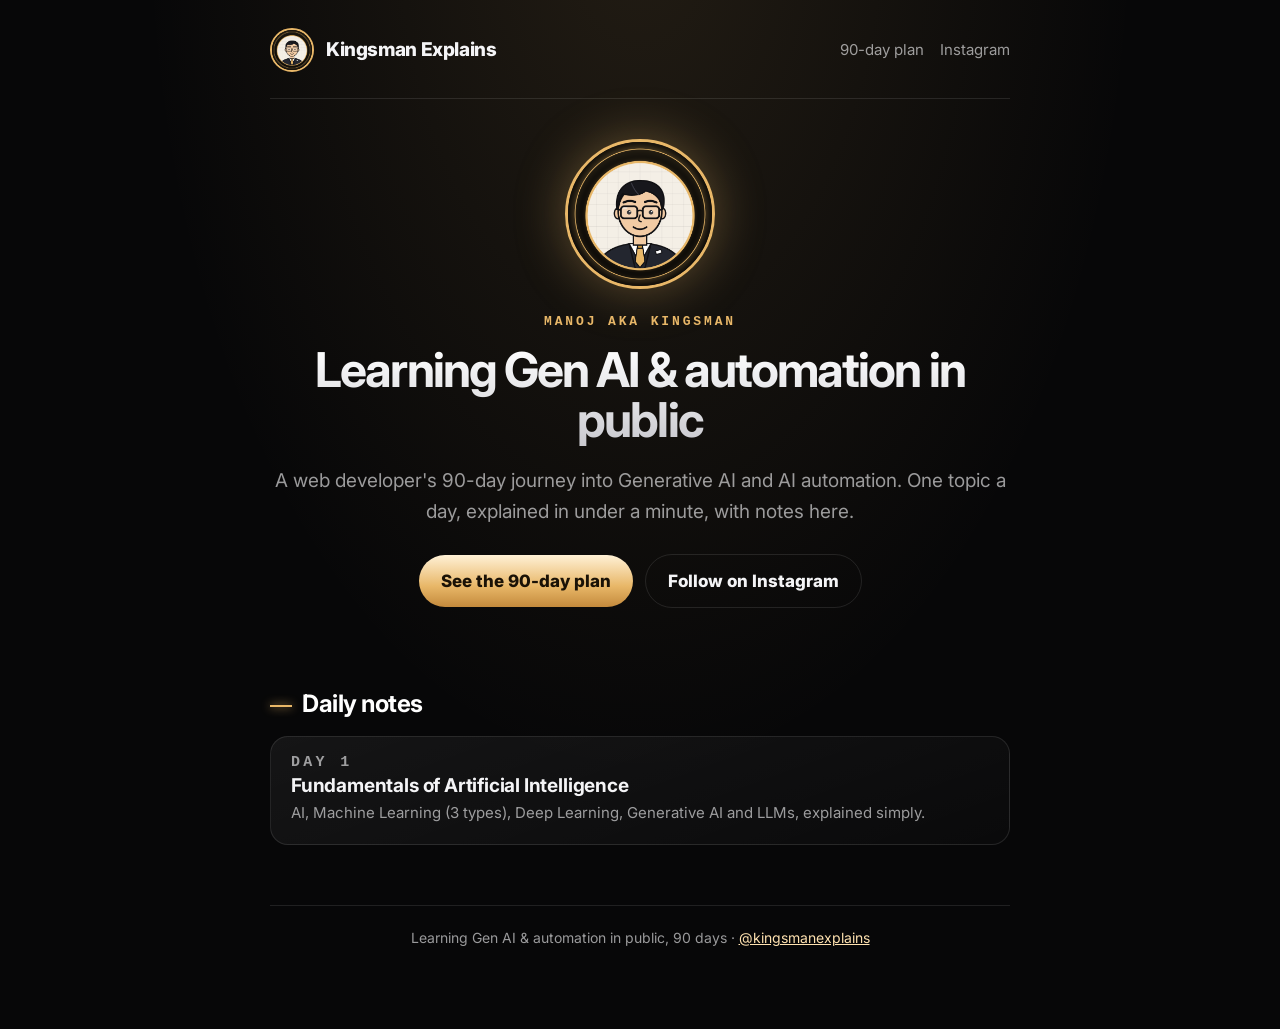
<file: index.html>
<!doctype html><html lang="en"><head><meta charset="utf-8">
<meta name="viewport" content="width=device-width,initial-scale=1">
<title>Learning Gen AI in public · Kingsman Explains</title>
<meta name="description" content="A web developer&#x27;s 90-day journey into Generative AI and AI automation.">
<meta property="og:title" content="Learning Gen AI in public · Kingsman Explains">
<meta property="og:description" content="A web developer&#x27;s 90-day journey into Generative AI and AI automation.">
<meta property="og:image" content="assets/kingsman.png">
<link rel="icon" href="assets/kingsman.png">
<link rel="preconnect" href="https://fonts.googleapis.com"><link href="https://fonts.googleapis.com/css2?family=Inter:wght@400;600;700;800&display=swap" rel="stylesheet">
<link rel="stylesheet" href="assets/style.css"></head><body><div class="wrap">
<header class="top"><img src="assets/kingsman.png" alt=""><a class="brand" href="index.html">Kingsman Explains</a>
<nav><a href="plan/index.html">90-day plan</a><a href="https://www.instagram.com/kingsmanexplains/">Instagram</a></nav></header>
<div class="hero"><img src="assets/kingsman.png" alt="Kingsman"><div class="kicker" style="margin-top:18px">Manoj aka Kingsman</div>
<h1>Learning Gen AI &amp; automation in public</h1>
<p class="lead">A web developer's 90-day journey into Generative AI and AI automation. One topic a day, explained in under a minute, with notes here.</p>
<a class="btn" href="plan/index.html">See the 90-day plan</a><a class="btn ghost" href="https://www.instagram.com/kingsmanexplains/">Follow on Instagram</a></div>
<h2>Daily notes</h2><a class="card" href="day-1/index.html"><span class="kicker">Day 1</span><b>Fundamentals of Artificial Intelligence</b><span>AI, Machine Learning (3 types), Deep Learning, Generative AI and LLMs, explained simply.</span></a>
<footer>Learning Gen AI &amp; automation in public, 90 days · <a href="https://www.instagram.com/kingsmanexplains/">@kingsmanexplains</a></footer>
</div></body></html>
</file>
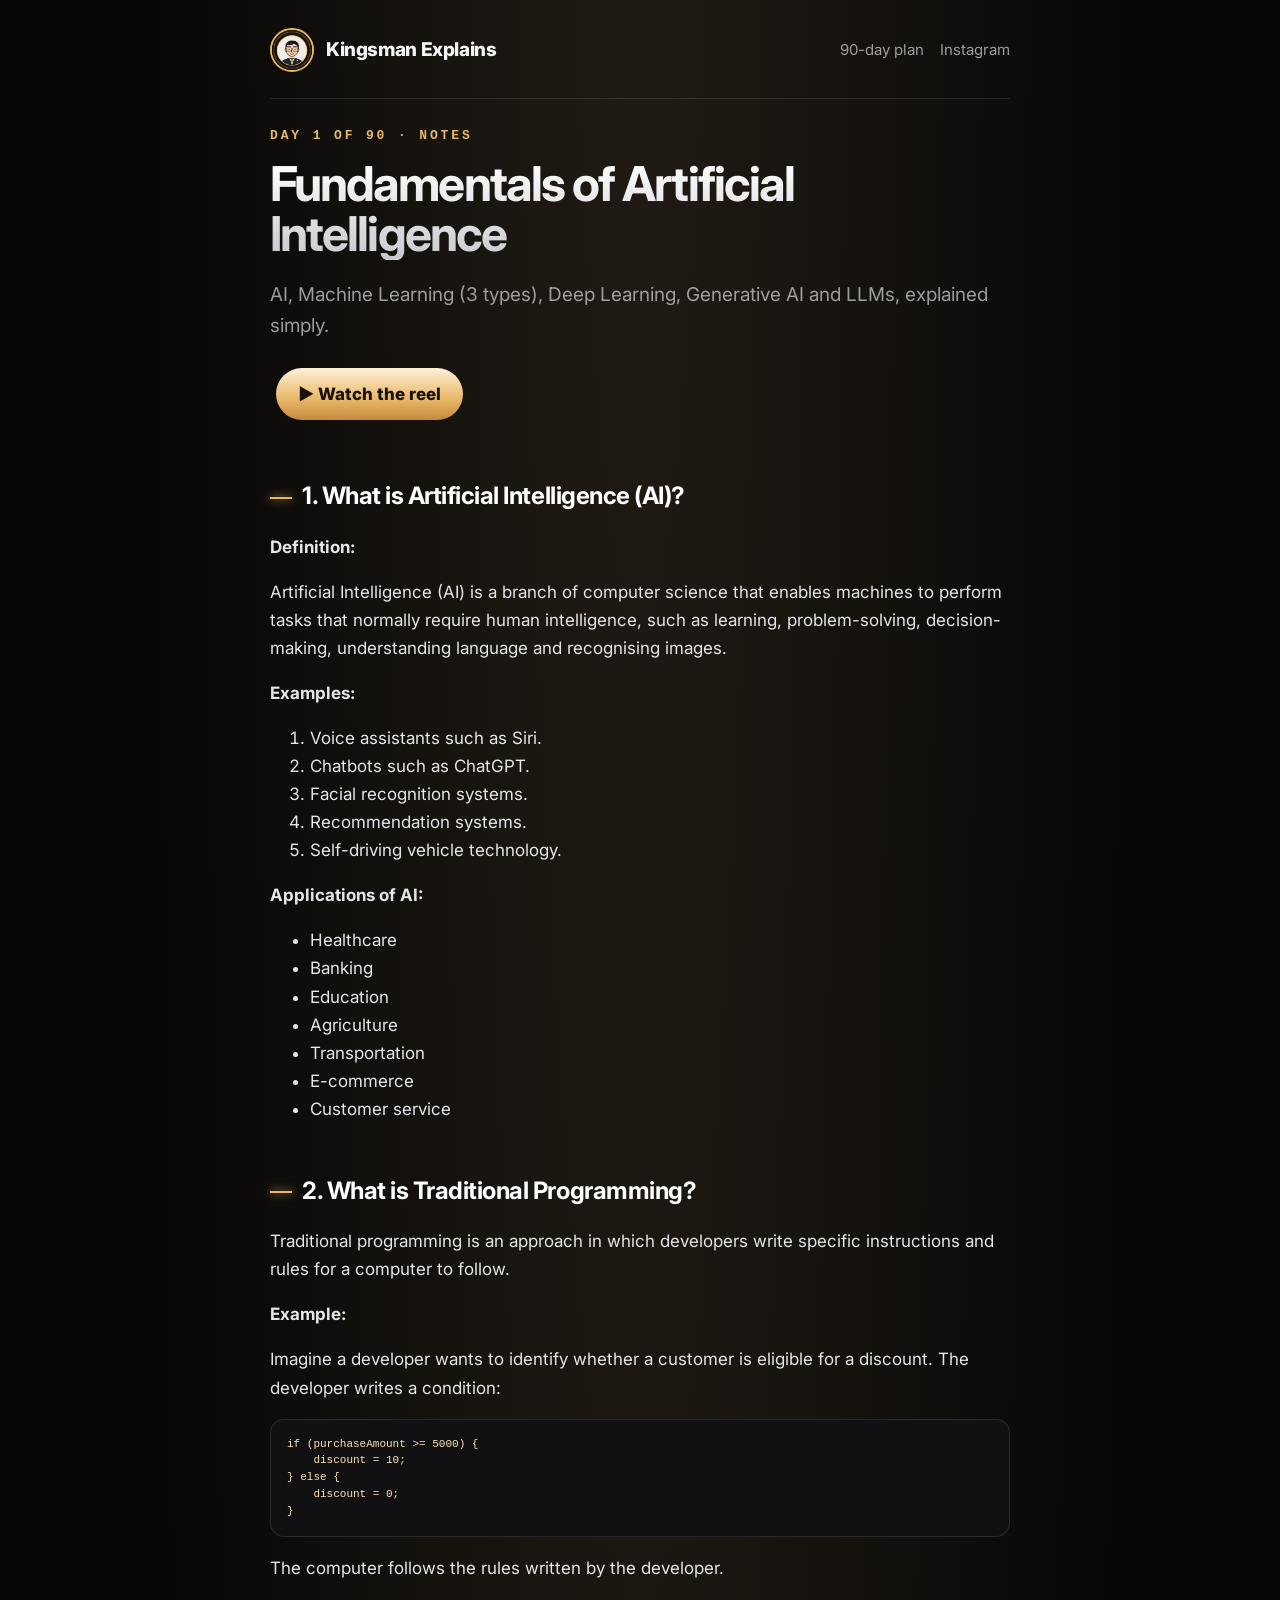
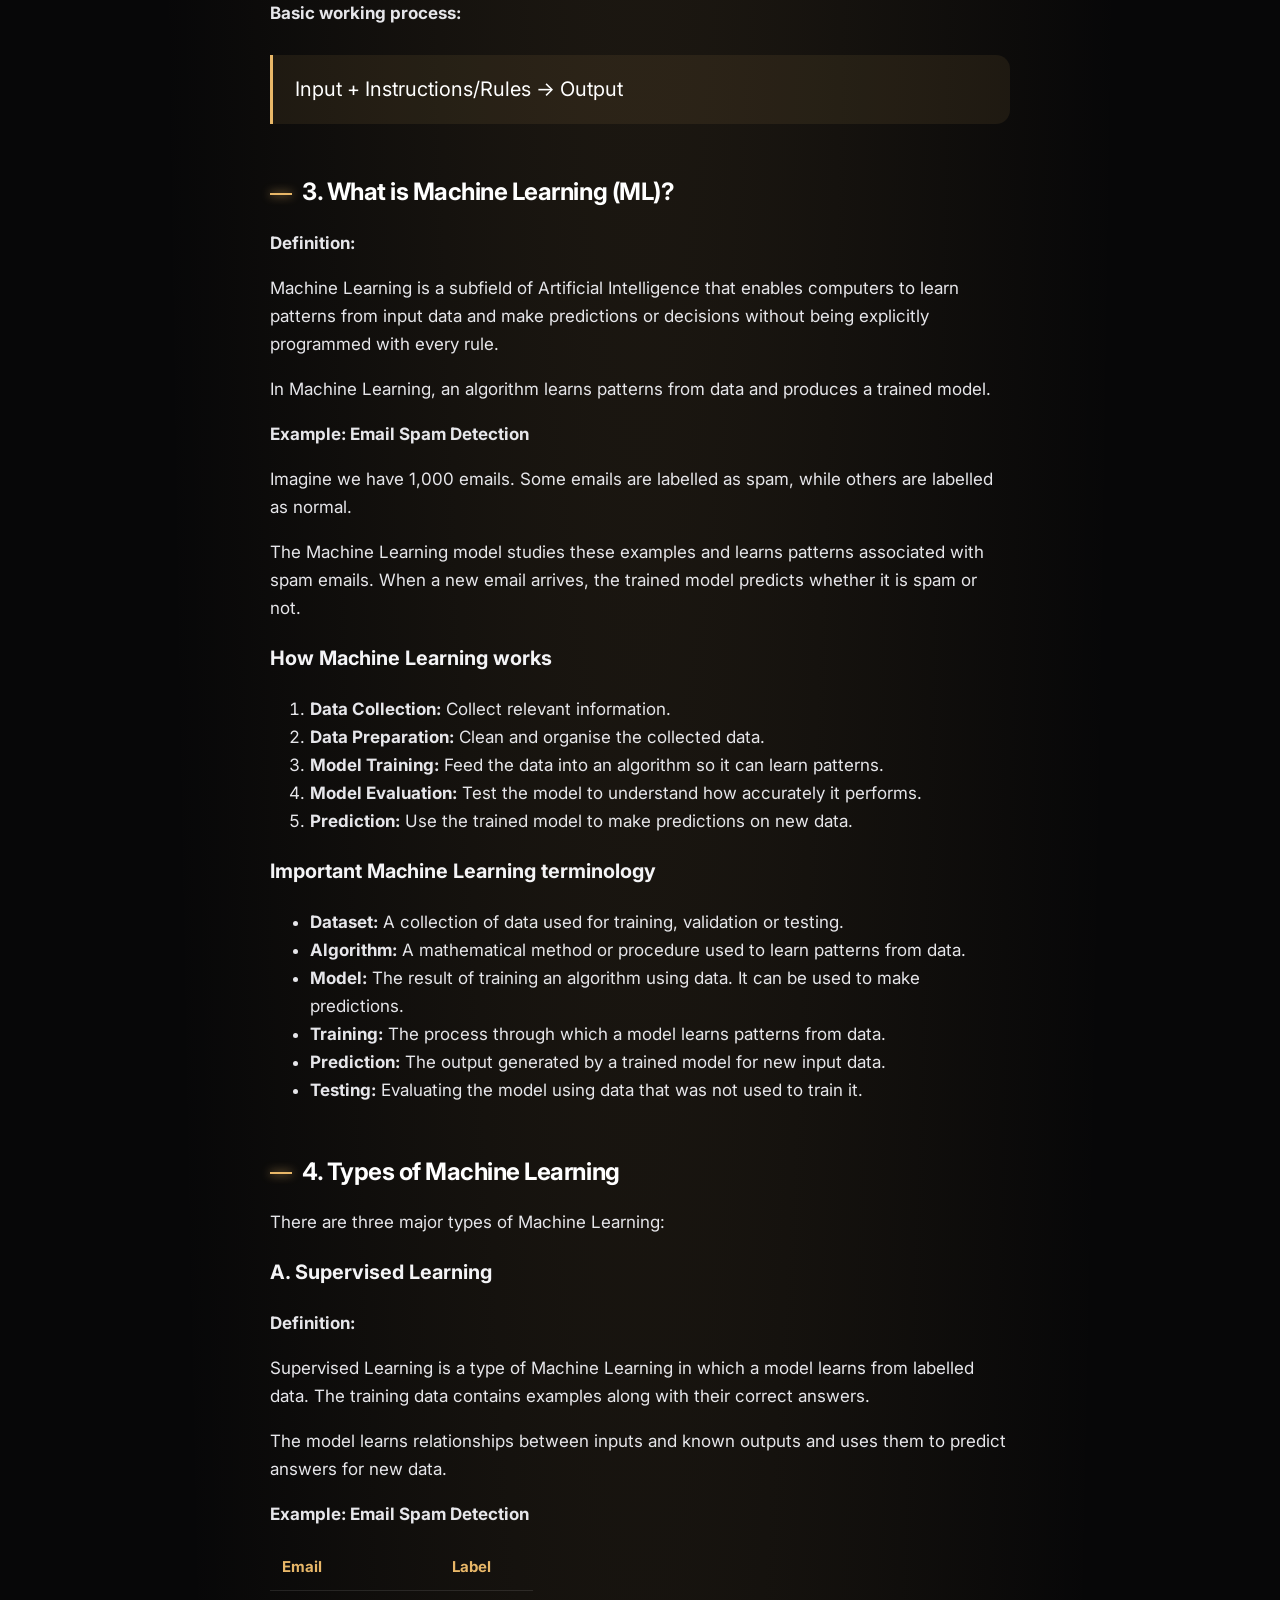
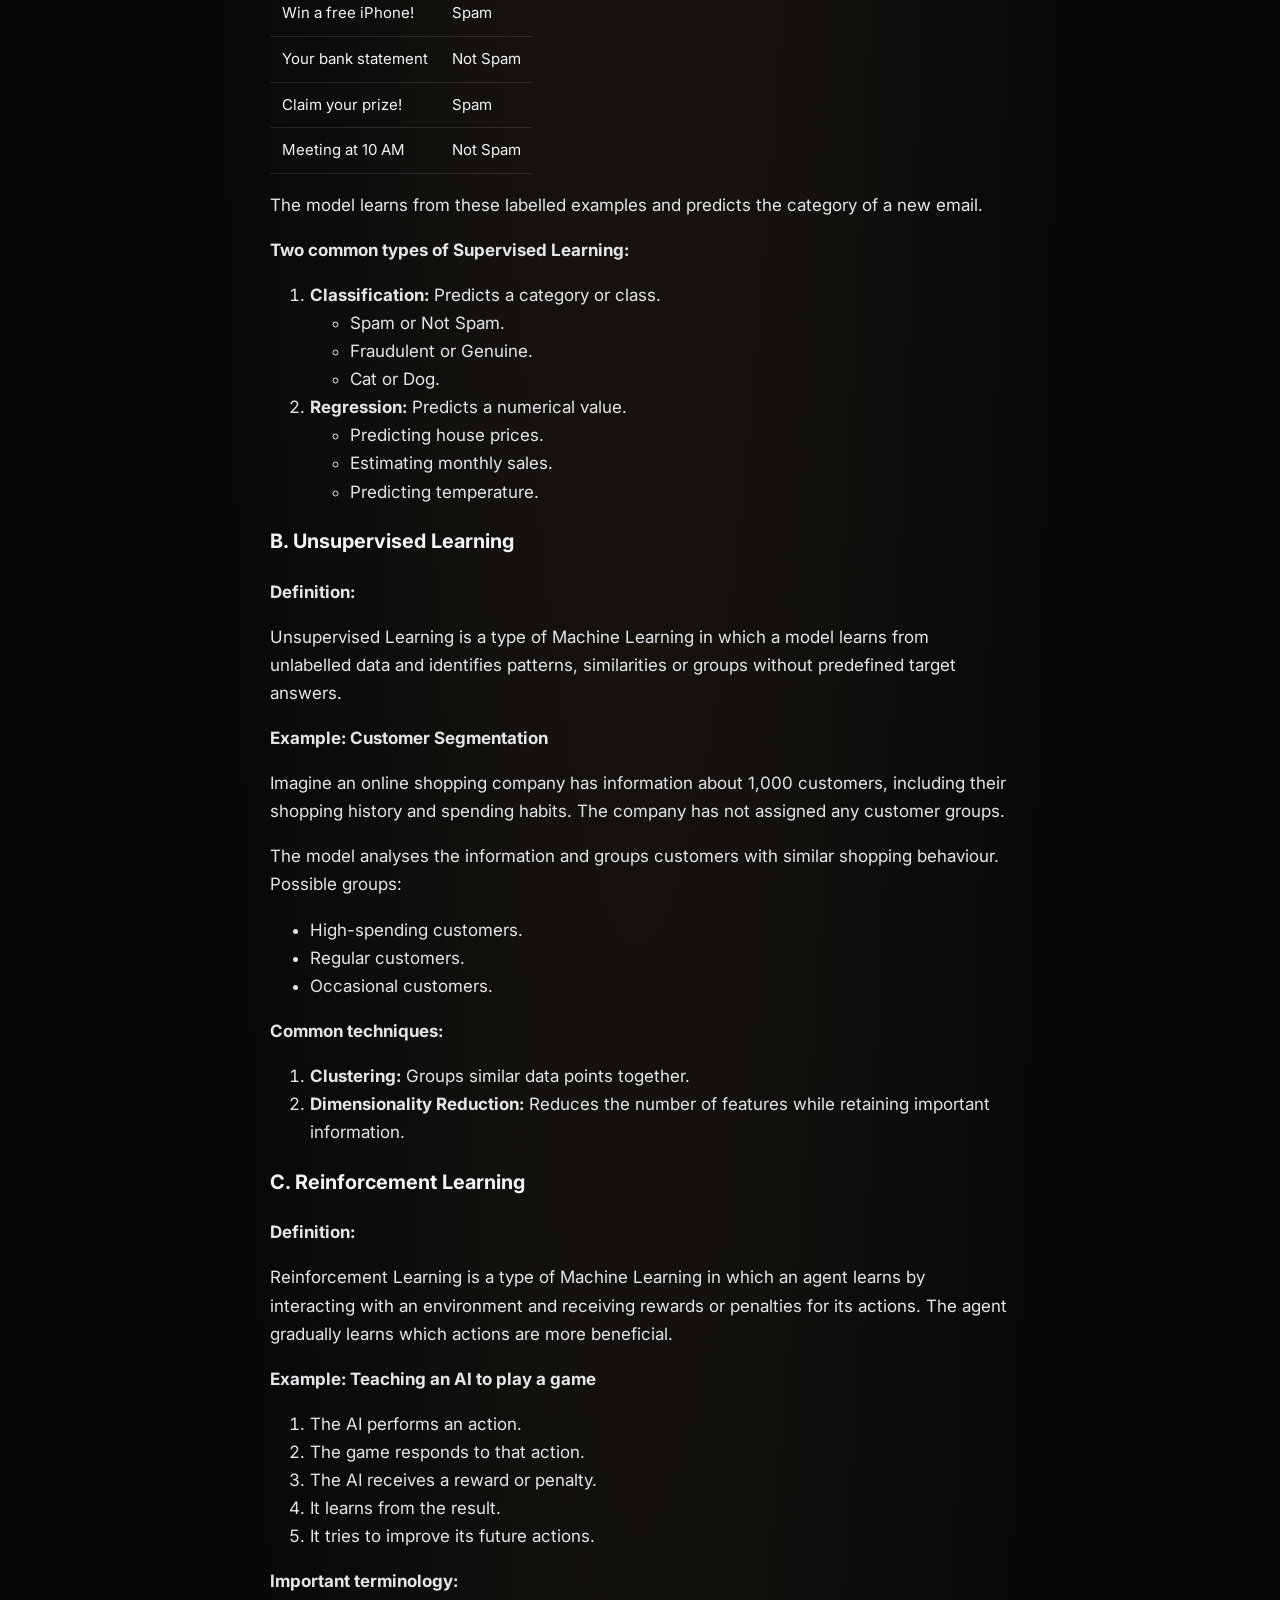
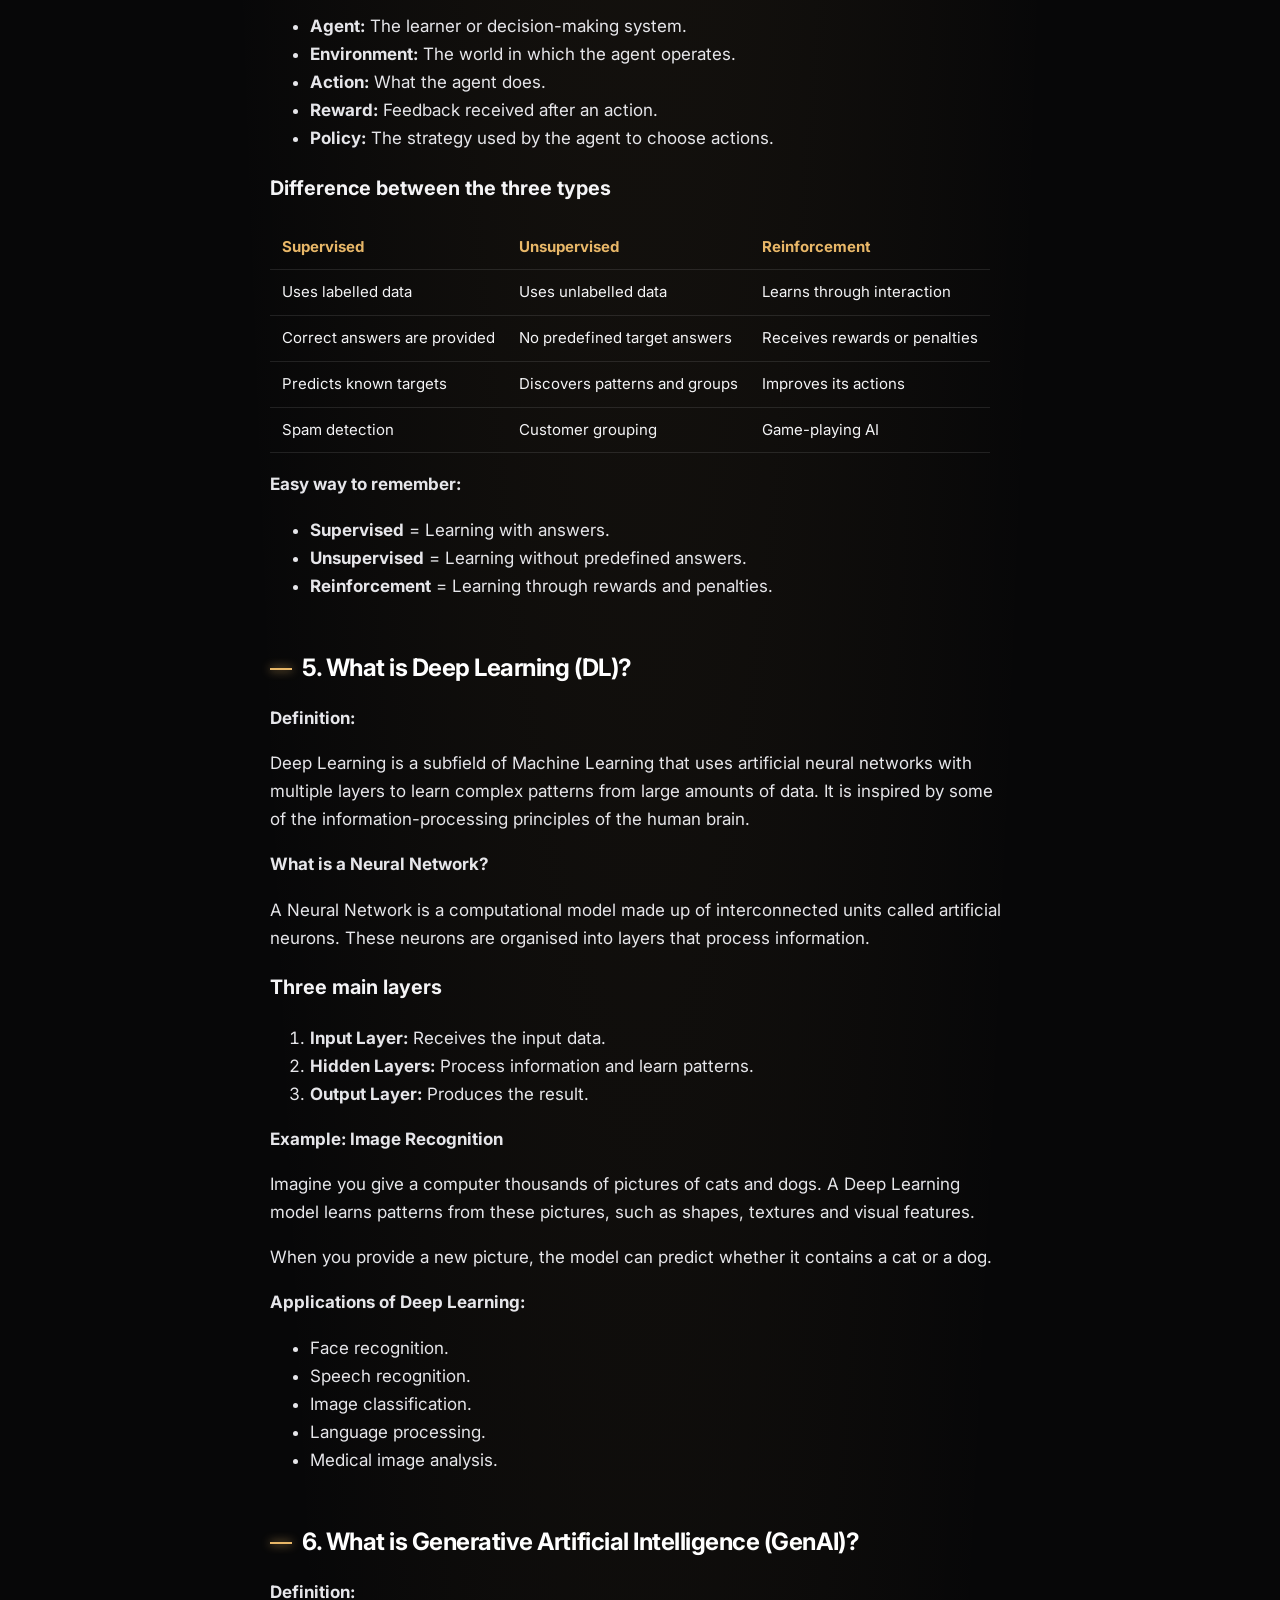
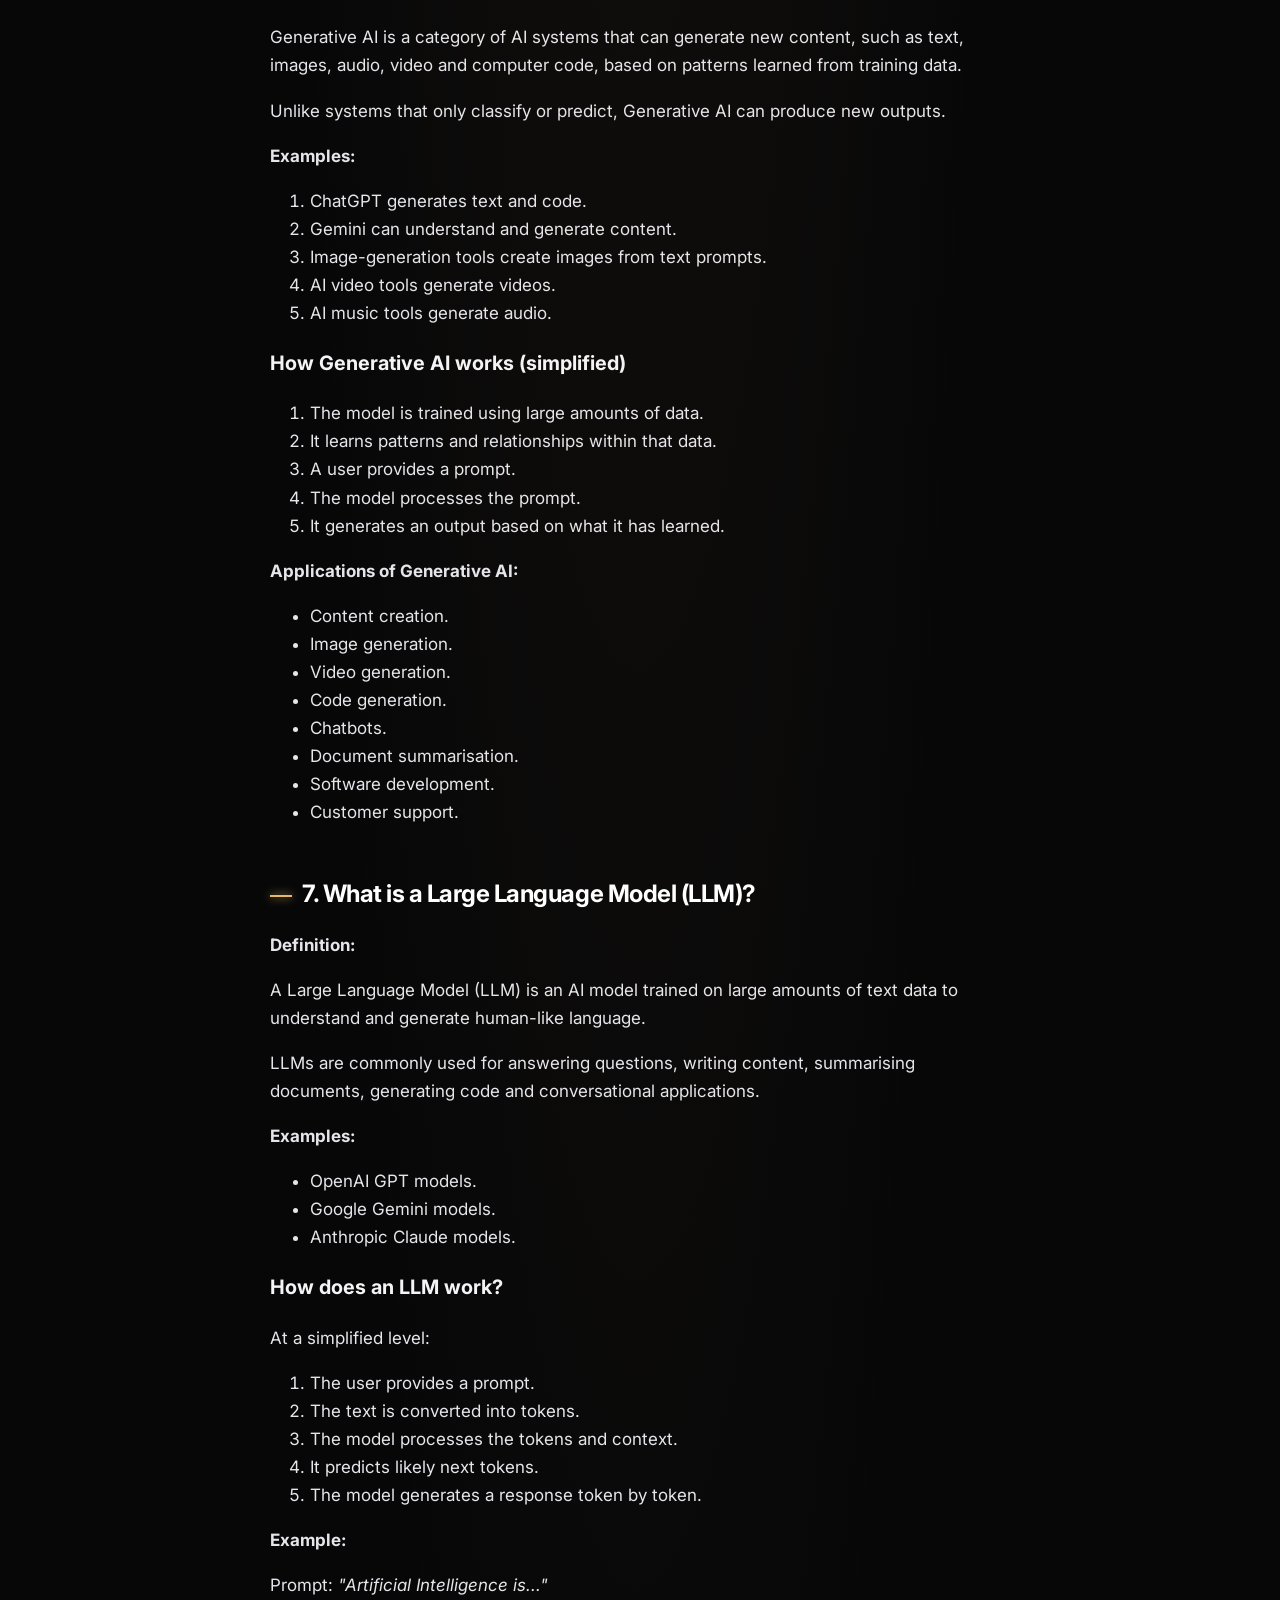
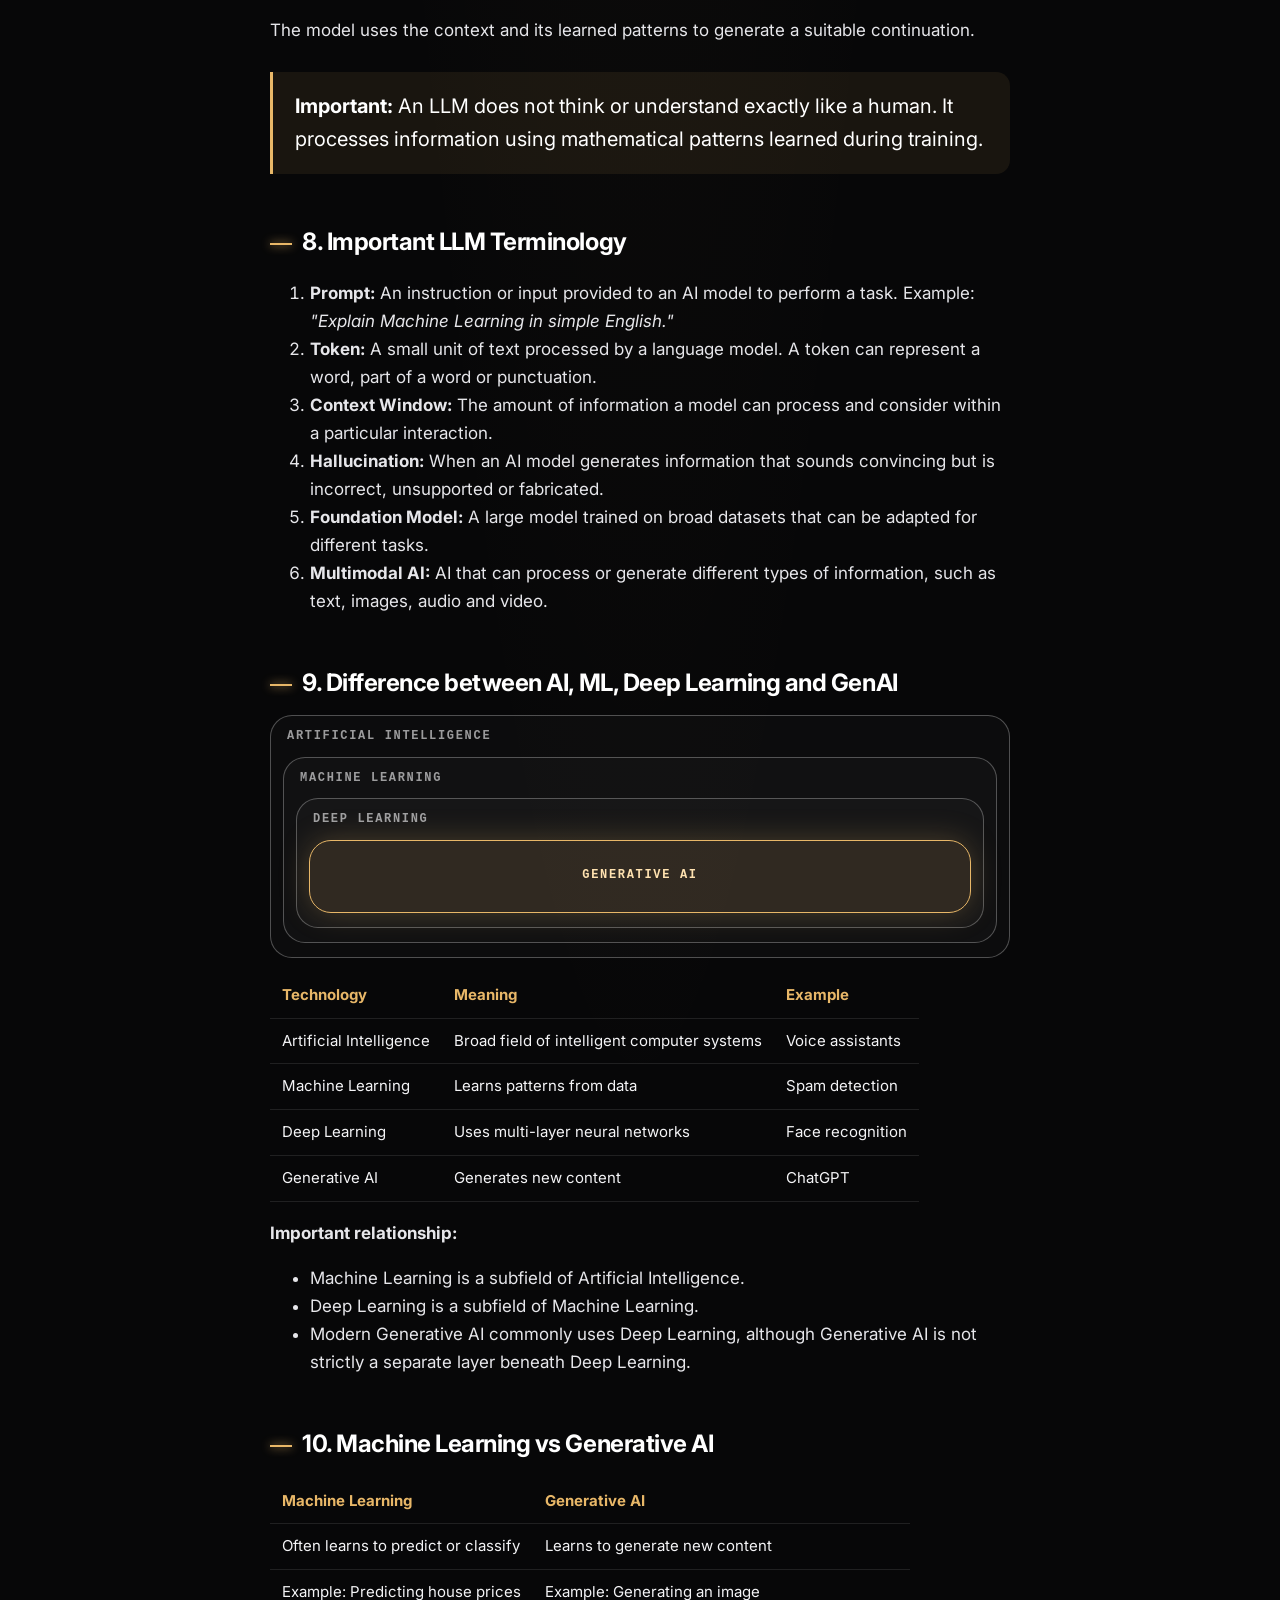
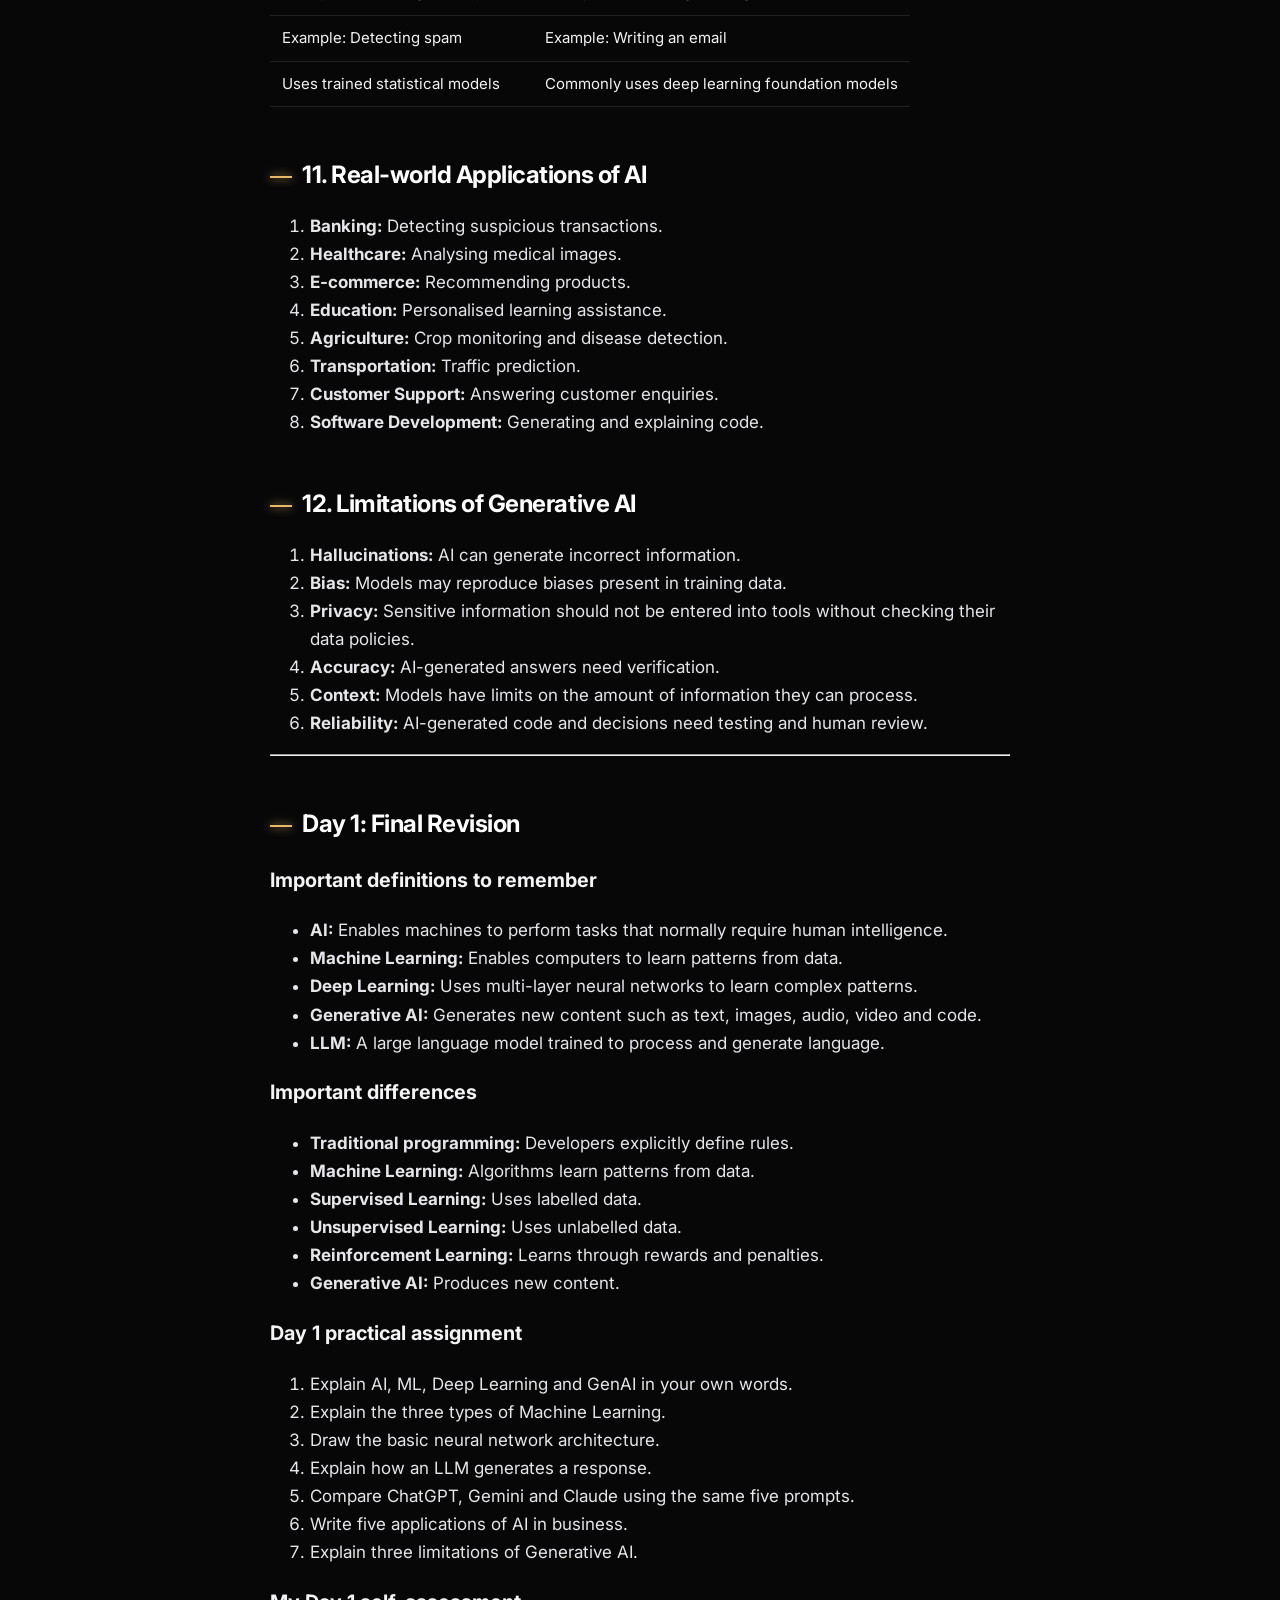
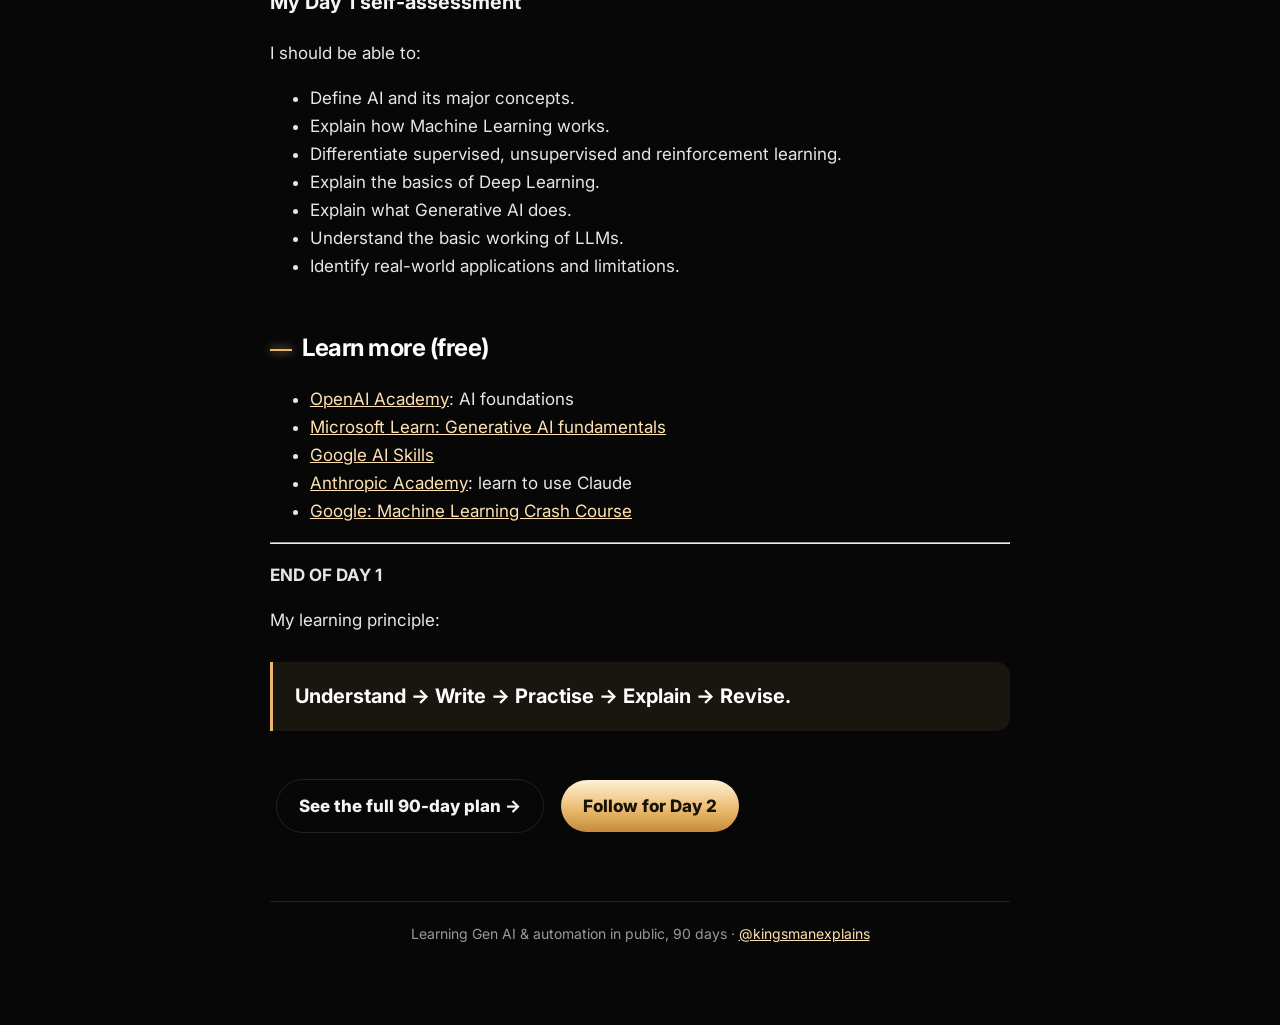
<file: day-1/index.html>
<!doctype html><html lang="en"><head><meta charset="utf-8">
<meta name="viewport" content="width=device-width,initial-scale=1">
<title>Day 1: Fundamentals of Artificial Intelligence · Kingsman Explains</title>
<meta name="description" content="AI, Machine Learning (3 types), Deep Learning, Generative AI and LLMs, explained simply.">
<meta property="og:title" content="Day 1: Fundamentals of Artificial Intelligence · Kingsman Explains">
<meta property="og:description" content="AI, Machine Learning (3 types), Deep Learning, Generative AI and LLMs, explained simply.">
<meta property="og:image" content="../assets/kingsman.png">
<link rel="icon" href="../assets/kingsman.png">
<link rel="preconnect" href="https://fonts.googleapis.com"><link href="https://fonts.googleapis.com/css2?family=Inter:wght@400;600;700;800&display=swap" rel="stylesheet">
<link rel="stylesheet" href="../assets/style.css"></head><body><div class="wrap">
<header class="top"><img src="../assets/kingsman.png" alt=""><a class="brand" href="../index.html">Kingsman Explains</a>
<nav><a href="../plan/index.html">90-day plan</a><a href="https://www.instagram.com/kingsmanexplains/">Instagram</a></nav></header>
<div class="kicker">Day 1 of 90 · Notes</div><h1>Fundamentals of Artificial Intelligence</h1>
<p class="lead">AI, Machine Learning (3 types), Deep Learning, Generative AI and LLMs, explained simply.</p>
<p><a class="btn" href="https://www.instagram.com/reel/DfbasW3jGcs/">▶ Watch the reel</a></p><h2>1. What is Artificial Intelligence (AI)?</h2>
<p><strong>Definition:</strong></p>
<p>Artificial Intelligence (AI) is a branch of computer science that enables machines to perform tasks that normally require human intelligence, such as learning, problem-solving, decision-making, understanding language and recognising images.</p>
<p><strong>Examples:</strong></p>
<ol>
<li>Voice assistants such as Siri.</li>
<li>Chatbots such as ChatGPT.</li>
<li>Facial recognition systems.</li>
<li>Recommendation systems.</li>
<li>Self-driving vehicle technology.</li>
</ol>
<p><strong>Applications of AI:</strong></p>
<ul>
<li>Healthcare</li>
<li>Banking</li>
<li>Education</li>
<li>Agriculture</li>
<li>Transportation</li>
<li>E-commerce</li>
<li>Customer service</li>
</ul>
<h2>2. What is Traditional Programming?</h2>
<p>Traditional programming is an approach in which developers write specific instructions and rules for a computer to follow.</p>
<p><strong>Example:</strong></p>
<p>Imagine a developer wants to identify whether a customer is eligible for a discount. The developer writes a condition:</p>
<pre><code class="language-javascript">if (purchaseAmount &gt;= 5000) {
    discount = 10;
} else {
    discount = 0;
}
</code></pre>
<p>The computer follows the rules written by the developer.</p>
<p><strong>Basic working process:</strong></p>
<blockquote>
<p>Input + Instructions/Rules → Output</p>
</blockquote>
<h2>3. What is Machine Learning (ML)?</h2>
<p><strong>Definition:</strong></p>
<p>Machine Learning is a subfield of Artificial Intelligence that enables computers to learn patterns from input data and make predictions or decisions without being explicitly programmed with every rule.</p>
<p>In Machine Learning, an algorithm learns patterns from data and produces a trained model.</p>
<p><strong>Example: Email Spam Detection</strong></p>
<p>Imagine we have 1,000 emails. Some emails are labelled as spam, while others are labelled as normal.</p>
<p>The Machine Learning model studies these examples and learns patterns associated with spam emails. When a new email arrives, the trained model predicts whether it is spam or not.</p>
<h3>How Machine Learning works</h3>
<ol>
<li><strong>Data Collection:</strong> Collect relevant information.</li>
<li><strong>Data Preparation:</strong> Clean and organise the collected data.</li>
<li><strong>Model Training:</strong> Feed the data into an algorithm so it can learn patterns.</li>
<li><strong>Model Evaluation:</strong> Test the model to understand how accurately it performs.</li>
<li><strong>Prediction:</strong> Use the trained model to make predictions on new data.</li>
</ol>
<h3>Important Machine Learning terminology</h3>
<ul>
<li><strong>Dataset:</strong> A collection of data used for training, validation or testing.</li>
<li><strong>Algorithm:</strong> A mathematical method or procedure used to learn patterns from data.</li>
<li><strong>Model:</strong> The result of training an algorithm using data. It can be used to make predictions.</li>
<li><strong>Training:</strong> The process through which a model learns patterns from data.</li>
<li><strong>Prediction:</strong> The output generated by a trained model for new input data.</li>
<li><strong>Testing:</strong> Evaluating the model using data that was not used to train it.</li>
</ul>
<h2>4. Types of Machine Learning</h2>
<p>There are three major types of Machine Learning:</p>
<h3>A. Supervised Learning</h3>
<p><strong>Definition:</strong></p>
<p>Supervised Learning is a type of Machine Learning in which a model learns from labelled data. The training data contains examples along with their correct answers.</p>
<p>The model learns relationships between inputs and known outputs and uses them to predict answers for new data.</p>
<p><strong>Example: Email Spam Detection</strong></p>
<table>
<thead>
<tr>
<th>Email</th>
<th>Label</th>
</tr>
</thead>
<tbody>
<tr>
<td>Win a free iPhone!</td>
<td>Spam</td>
</tr>
<tr>
<td>Your bank statement</td>
<td>Not Spam</td>
</tr>
<tr>
<td>Claim your prize!</td>
<td>Spam</td>
</tr>
<tr>
<td>Meeting at 10 AM</td>
<td>Not Spam</td>
</tr>
</tbody>
</table>
<p>The model learns from these labelled examples and predicts the category of a new email.</p>
<p><strong>Two common types of Supervised Learning:</strong></p>
<ol>
<li><strong>Classification:</strong> Predicts a category or class.<ul>
<li>Spam or Not Spam.</li>
<li>Fraudulent or Genuine.</li>
<li>Cat or Dog.</li>
</ul>
</li>
<li><strong>Regression:</strong> Predicts a numerical value.<ul>
<li>Predicting house prices.</li>
<li>Estimating monthly sales.</li>
<li>Predicting temperature.</li>
</ul>
</li>
</ol>
<h3>B. Unsupervised Learning</h3>
<p><strong>Definition:</strong></p>
<p>Unsupervised Learning is a type of Machine Learning in which a model learns from unlabelled data and identifies patterns, similarities or groups without predefined target answers.</p>
<p><strong>Example: Customer Segmentation</strong></p>
<p>Imagine an online shopping company has information about 1,000 customers, including their shopping history and spending habits. The company has not assigned any customer groups.</p>
<p>The model analyses the information and groups customers with similar shopping behaviour. Possible groups:</p>
<ul>
<li>High-spending customers.</li>
<li>Regular customers.</li>
<li>Occasional customers.</li>
</ul>
<p><strong>Common techniques:</strong></p>
<ol>
<li><strong>Clustering:</strong> Groups similar data points together.</li>
<li><strong>Dimensionality Reduction:</strong> Reduces the number of features while retaining important information.</li>
</ol>
<h3>C. Reinforcement Learning</h3>
<p><strong>Definition:</strong></p>
<p>Reinforcement Learning is a type of Machine Learning in which an agent learns by interacting with an environment and receiving rewards or penalties for its actions. The agent gradually learns which actions are more beneficial.</p>
<p><strong>Example: Teaching an AI to play a game</strong></p>
<ol>
<li>The AI performs an action.</li>
<li>The game responds to that action.</li>
<li>The AI receives a reward or penalty.</li>
<li>It learns from the result.</li>
<li>It tries to improve its future actions.</li>
</ol>
<p><strong>Important terminology:</strong></p>
<ul>
<li><strong>Agent:</strong> The learner or decision-making system.</li>
<li><strong>Environment:</strong> The world in which the agent operates.</li>
<li><strong>Action:</strong> What the agent does.</li>
<li><strong>Reward:</strong> Feedback received after an action.</li>
<li><strong>Policy:</strong> The strategy used by the agent to choose actions.</li>
</ul>
<h3>Difference between the three types</h3>
<table>
<thead>
<tr>
<th>Supervised</th>
<th>Unsupervised</th>
<th>Reinforcement</th>
</tr>
</thead>
<tbody>
<tr>
<td>Uses labelled data</td>
<td>Uses unlabelled data</td>
<td>Learns through interaction</td>
</tr>
<tr>
<td>Correct answers are provided</td>
<td>No predefined target answers</td>
<td>Receives rewards or penalties</td>
</tr>
<tr>
<td>Predicts known targets</td>
<td>Discovers patterns and groups</td>
<td>Improves its actions</td>
</tr>
<tr>
<td>Spam detection</td>
<td>Customer grouping</td>
<td>Game-playing AI</td>
</tr>
</tbody>
</table>
<p><strong>Easy way to remember:</strong></p>
<ul>
<li><strong>Supervised</strong> = Learning with answers.</li>
<li><strong>Unsupervised</strong> = Learning without predefined answers.</li>
<li><strong>Reinforcement</strong> = Learning through rewards and penalties.</li>
</ul>
<h2>5. What is Deep Learning (DL)?</h2>
<p><strong>Definition:</strong></p>
<p>Deep Learning is a subfield of Machine Learning that uses artificial neural networks with multiple layers to learn complex patterns from large amounts of data. It is inspired by some of the information-processing principles of the human brain.</p>
<p><strong>What is a Neural Network?</strong></p>
<p>A Neural Network is a computational model made up of interconnected units called artificial neurons. These neurons are organised into layers that process information.</p>
<h3>Three main layers</h3>
<ol>
<li><strong>Input Layer:</strong> Receives the input data.</li>
<li><strong>Hidden Layers:</strong> Process information and learn patterns.</li>
<li><strong>Output Layer:</strong> Produces the result.</li>
</ol>
<p><strong>Example: Image Recognition</strong></p>
<p>Imagine you give a computer thousands of pictures of cats and dogs. A Deep Learning model learns patterns from these pictures, such as shapes, textures and visual features.</p>
<p>When you provide a new picture, the model can predict whether it contains a cat or a dog.</p>
<p><strong>Applications of Deep Learning:</strong></p>
<ul>
<li>Face recognition.</li>
<li>Speech recognition.</li>
<li>Image classification.</li>
<li>Language processing.</li>
<li>Medical image analysis.</li>
</ul>
<h2>6. What is Generative Artificial Intelligence (GenAI)?</h2>
<p><strong>Definition:</strong></p>
<p>Generative AI is a category of AI systems that can generate new content, such as text, images, audio, video and computer code, based on patterns learned from training data.</p>
<p>Unlike systems that only classify or predict, Generative AI can produce new outputs.</p>
<p><strong>Examples:</strong></p>
<ol>
<li>ChatGPT generates text and code.</li>
<li>Gemini can understand and generate content.</li>
<li>Image-generation tools create images from text prompts.</li>
<li>AI video tools generate videos.</li>
<li>AI music tools generate audio.</li>
</ol>
<h3>How Generative AI works (simplified)</h3>
<ol>
<li>The model is trained using large amounts of data.</li>
<li>It learns patterns and relationships within that data.</li>
<li>A user provides a prompt.</li>
<li>The model processes the prompt.</li>
<li>It generates an output based on what it has learned.</li>
</ol>
<p><strong>Applications of Generative AI:</strong></p>
<ul>
<li>Content creation.</li>
<li>Image generation.</li>
<li>Video generation.</li>
<li>Code generation.</li>
<li>Chatbots.</li>
<li>Document summarisation.</li>
<li>Software development.</li>
<li>Customer support.</li>
</ul>
<h2>7. What is a Large Language Model (LLM)?</h2>
<p><strong>Definition:</strong></p>
<p>A Large Language Model (LLM) is an AI model trained on large amounts of text data to understand and generate human-like language.</p>
<p>LLMs are commonly used for answering questions, writing content, summarising documents, generating code and conversational applications.</p>
<p><strong>Examples:</strong></p>
<ul>
<li>OpenAI GPT models.</li>
<li>Google Gemini models.</li>
<li>Anthropic Claude models.</li>
</ul>
<h3>How does an LLM work?</h3>
<p>At a simplified level:</p>
<ol>
<li>The user provides a prompt.</li>
<li>The text is converted into tokens.</li>
<li>The model processes the tokens and context.</li>
<li>It predicts likely next tokens.</li>
<li>The model generates a response token by token.</li>
</ol>
<p><strong>Example:</strong></p>
<p>Prompt: <em>"Artificial Intelligence is..."</em></p>
<p>The model uses the context and its learned patterns to generate a suitable continuation.</p>
<blockquote>
<p><strong>Important:</strong> An LLM does not think or understand exactly like a human. It processes information using mathematical patterns learned during training.</p>
</blockquote>
<h2>8. Important LLM Terminology</h2>
<ol>
<li><strong>Prompt:</strong> An instruction or input provided to an AI model to perform a task. Example: <em>"Explain Machine Learning in simple English."</em></li>
<li><strong>Token:</strong> A small unit of text processed by a language model. A token can represent a word, part of a word or punctuation.</li>
<li><strong>Context Window:</strong> The amount of information a model can process and consider within a particular interaction.</li>
<li><strong>Hallucination:</strong> When an AI model generates information that sounds convincing but is incorrect, unsupported or fabricated.</li>
<li><strong>Foundation Model:</strong> A large model trained on broad datasets that can be adapted for different tasks.</li>
<li><strong>Multimodal AI:</strong> AI that can process or generate different types of information, such as text, images, audio and video.</li>
</ol>
<h2>9. Difference between AI, ML, Deep Learning and GenAI</h2>
<div class="nest"><span>Artificial Intelligence</span><div class="nest"><span>Machine Learning</span><div class="nest"><span>Deep Learning</span><div class="nest gold"><span>Generative AI</span></div></div></div></div>

<table>
<thead>
<tr>
<th>Technology</th>
<th>Meaning</th>
<th>Example</th>
</tr>
</thead>
<tbody>
<tr>
<td>Artificial Intelligence</td>
<td>Broad field of intelligent computer systems</td>
<td>Voice assistants</td>
</tr>
<tr>
<td>Machine Learning</td>
<td>Learns patterns from data</td>
<td>Spam detection</td>
</tr>
<tr>
<td>Deep Learning</td>
<td>Uses multi-layer neural networks</td>
<td>Face recognition</td>
</tr>
<tr>
<td>Generative AI</td>
<td>Generates new content</td>
<td>ChatGPT</td>
</tr>
</tbody>
</table>
<p><strong>Important relationship:</strong></p>
<ul>
<li>Machine Learning is a subfield of Artificial Intelligence.</li>
<li>Deep Learning is a subfield of Machine Learning.</li>
<li>Modern Generative AI commonly uses Deep Learning, although Generative AI is not strictly a separate layer beneath Deep Learning.</li>
</ul>
<h2>10. Machine Learning vs Generative AI</h2>
<table>
<thead>
<tr>
<th>Machine Learning</th>
<th>Generative AI</th>
</tr>
</thead>
<tbody>
<tr>
<td>Often learns to predict or classify</td>
<td>Learns to generate new content</td>
</tr>
<tr>
<td>Example: Predicting house prices</td>
<td>Example: Generating an image</td>
</tr>
<tr>
<td>Example: Detecting spam</td>
<td>Example: Writing an email</td>
</tr>
<tr>
<td>Uses trained statistical models</td>
<td>Commonly uses deep learning foundation models</td>
</tr>
</tbody>
</table>
<h2>11. Real-world Applications of AI</h2>
<ol>
<li><strong>Banking:</strong> Detecting suspicious transactions.</li>
<li><strong>Healthcare:</strong> Analysing medical images.</li>
<li><strong>E-commerce:</strong> Recommending products.</li>
<li><strong>Education:</strong> Personalised learning assistance.</li>
<li><strong>Agriculture:</strong> Crop monitoring and disease detection.</li>
<li><strong>Transportation:</strong> Traffic prediction.</li>
<li><strong>Customer Support:</strong> Answering customer enquiries.</li>
<li><strong>Software Development:</strong> Generating and explaining code.</li>
</ol>
<h2>12. Limitations of Generative AI</h2>
<ol>
<li><strong>Hallucinations:</strong> AI can generate incorrect information.</li>
<li><strong>Bias:</strong> Models may reproduce biases present in training data.</li>
<li><strong>Privacy:</strong> Sensitive information should not be entered into tools without checking their data policies.</li>
<li><strong>Accuracy:</strong> AI-generated answers need verification.</li>
<li><strong>Context:</strong> Models have limits on the amount of information they can process.</li>
<li><strong>Reliability:</strong> AI-generated code and decisions need testing and human review.</li>
</ol>
<hr />
<h2>Day 1: Final Revision</h2>
<h3>Important definitions to remember</h3>
<ul>
<li><strong>AI:</strong> Enables machines to perform tasks that normally require human intelligence.</li>
<li><strong>Machine Learning:</strong> Enables computers to learn patterns from data.</li>
<li><strong>Deep Learning:</strong> Uses multi-layer neural networks to learn complex patterns.</li>
<li><strong>Generative AI:</strong> Generates new content such as text, images, audio, video and code.</li>
<li><strong>LLM:</strong> A large language model trained to process and generate language.</li>
</ul>
<h3>Important differences</h3>
<ul>
<li><strong>Traditional programming:</strong> Developers explicitly define rules.</li>
<li><strong>Machine Learning:</strong> Algorithms learn patterns from data.</li>
<li><strong>Supervised Learning:</strong> Uses labelled data.</li>
<li><strong>Unsupervised Learning:</strong> Uses unlabelled data.</li>
<li><strong>Reinforcement Learning:</strong> Learns through rewards and penalties.</li>
<li><strong>Generative AI:</strong> Produces new content.</li>
</ul>
<h3>Day 1 practical assignment</h3>
<ol>
<li>Explain AI, ML, Deep Learning and GenAI in your own words.</li>
<li>Explain the three types of Machine Learning.</li>
<li>Draw the basic neural network architecture.</li>
<li>Explain how an LLM generates a response.</li>
<li>Compare ChatGPT, Gemini and Claude using the same five prompts.</li>
<li>Write five applications of AI in business.</li>
<li>Explain three limitations of Generative AI.</li>
</ol>
<h3>My Day 1 self-assessment</h3>
<p>I should be able to:</p>
<ul>
<li>Define AI and its major concepts.</li>
<li>Explain how Machine Learning works.</li>
<li>Differentiate supervised, unsupervised and reinforcement learning.</li>
<li>Explain the basics of Deep Learning.</li>
<li>Explain what Generative AI does.</li>
<li>Understand the basic working of LLMs.</li>
<li>Identify real-world applications and limitations.</li>
</ul>
<h2>Learn more (free)</h2>
<ul>
<li><a href="https://academy.openai.com/">OpenAI Academy</a>: AI foundations</li>
<li><a href="https://learn.microsoft.com/en-us/training/modules/fundamentals-generative-ai/">Microsoft Learn: Generative AI fundamentals</a></li>
<li><a href="https://grow.google/intl/en_in/ai-skills/">Google AI Skills</a></li>
<li><a href="https://www.anthropic.com/learn">Anthropic Academy</a>: learn to use Claude</li>
<li><a href="https://developers.google.com/machine-learning/crash-course">Google: Machine Learning Crash Course</a></li>
</ul>
<hr />
<p><strong>END OF DAY 1</strong></p>
<p>My learning principle:</p>
<blockquote>
<p><strong>Understand → Write → Practise → Explain → Revise.</strong></p>
</blockquote><p style="margin-top:40px"><a class="btn ghost" href="../plan/index.html">See the full 90-day plan →</a>
<a class="btn" href="https://www.instagram.com/kingsmanexplains/">Follow for Day 2</a></p>
<footer>Learning Gen AI &amp; automation in public, 90 days · <a href="https://www.instagram.com/kingsmanexplains/">@kingsmanexplains</a></footer>
</div></body></html>
</file>
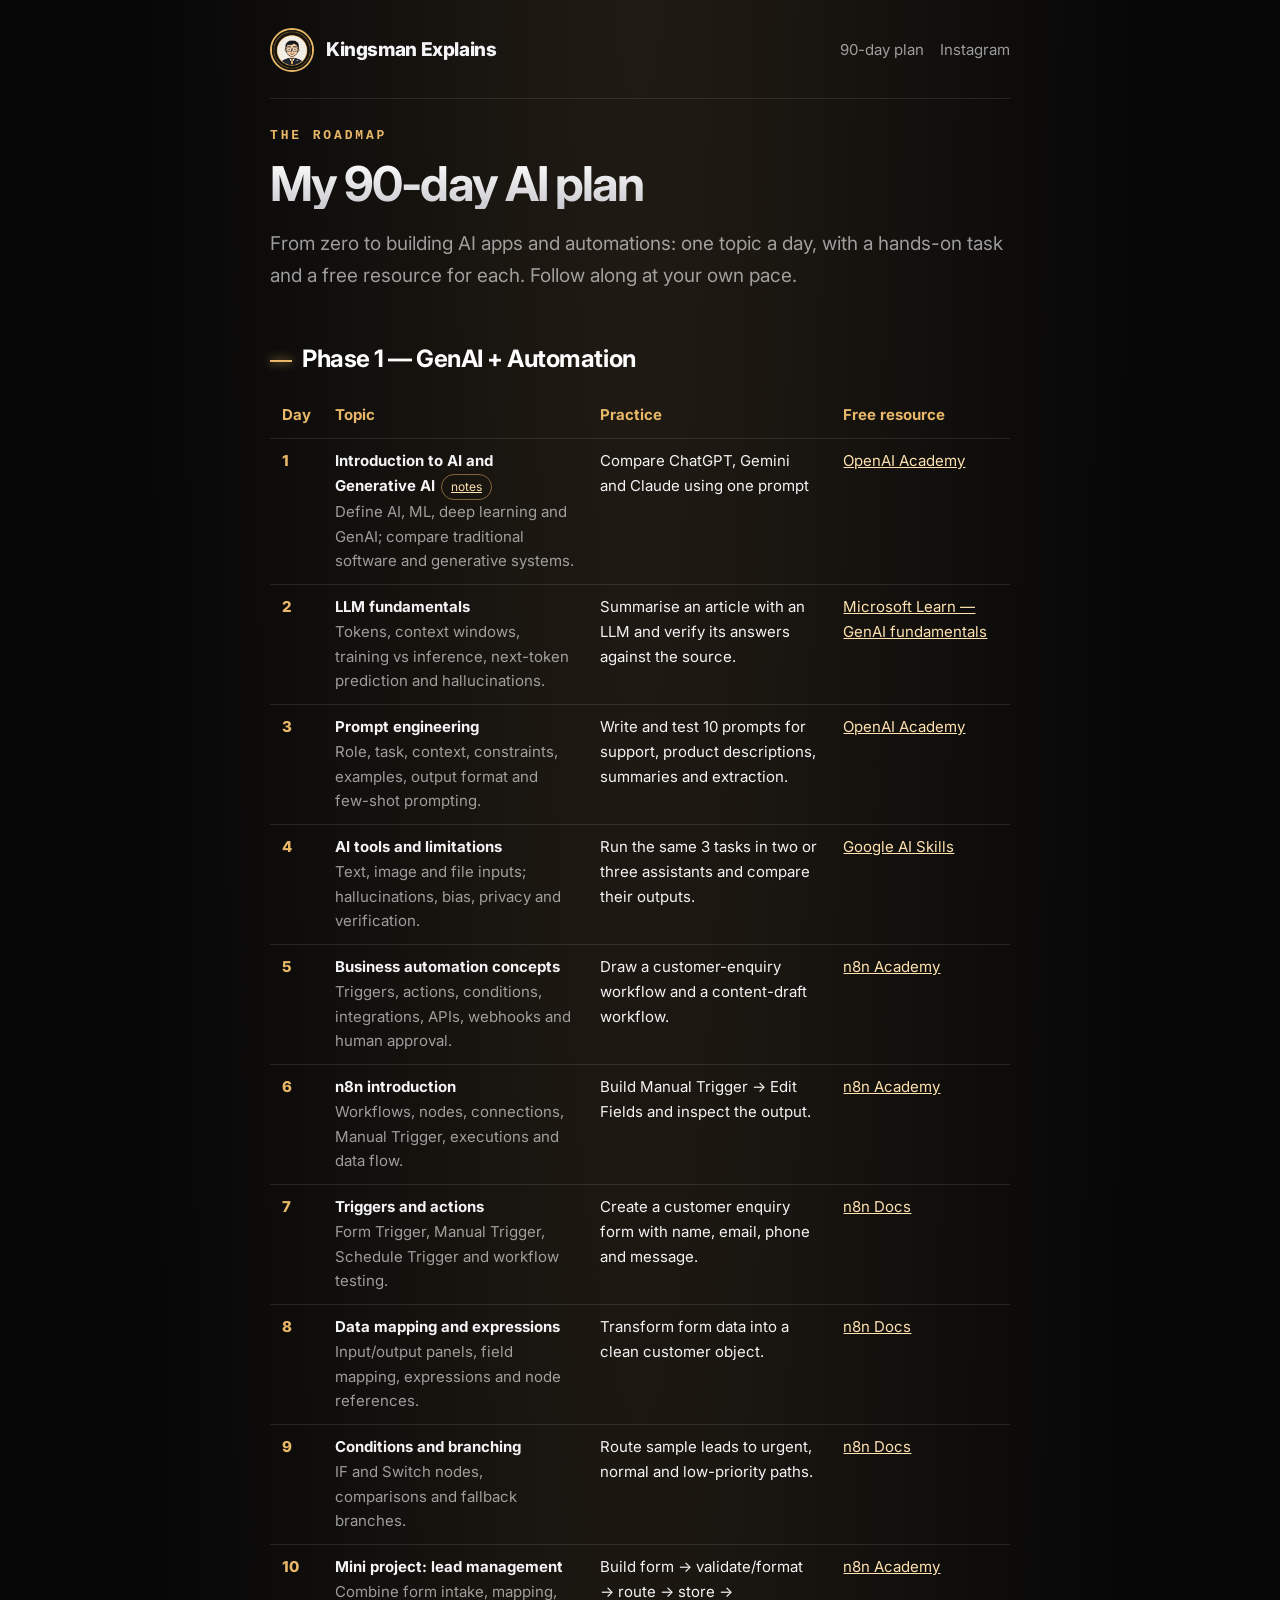
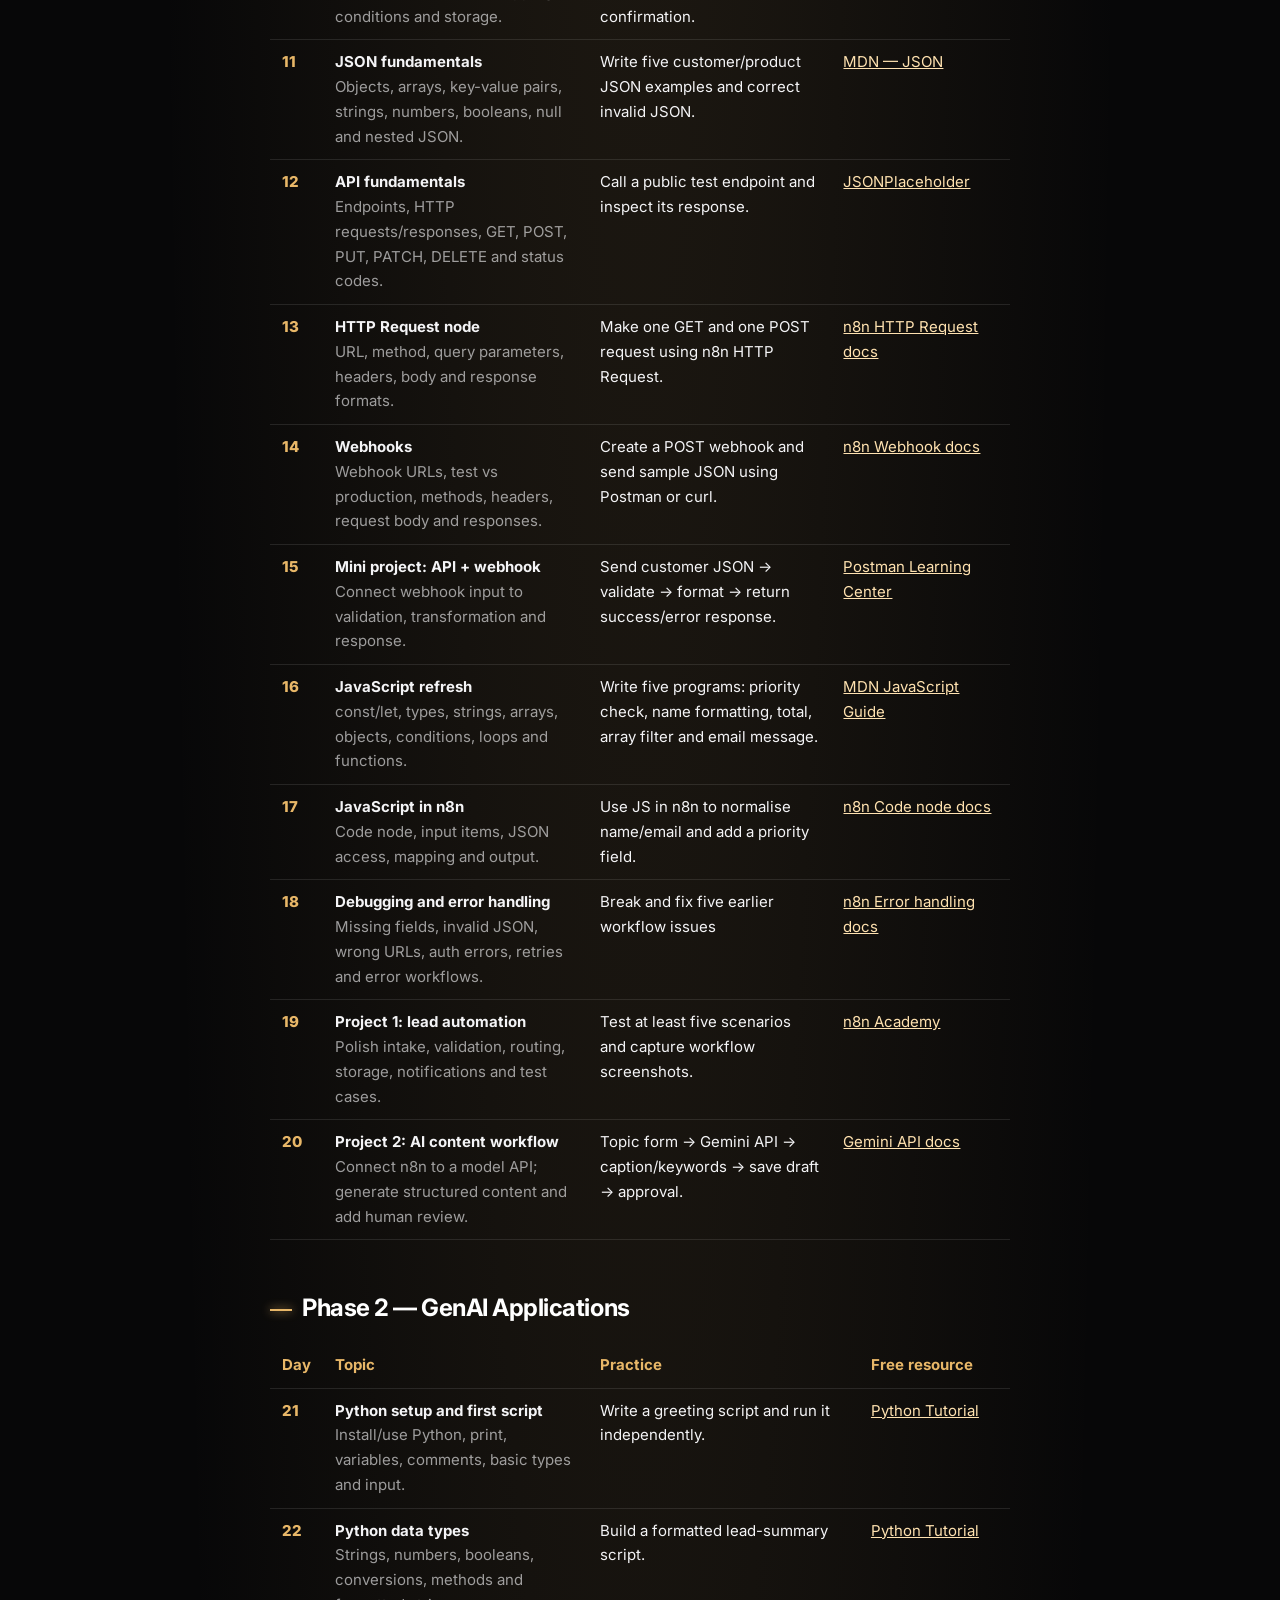
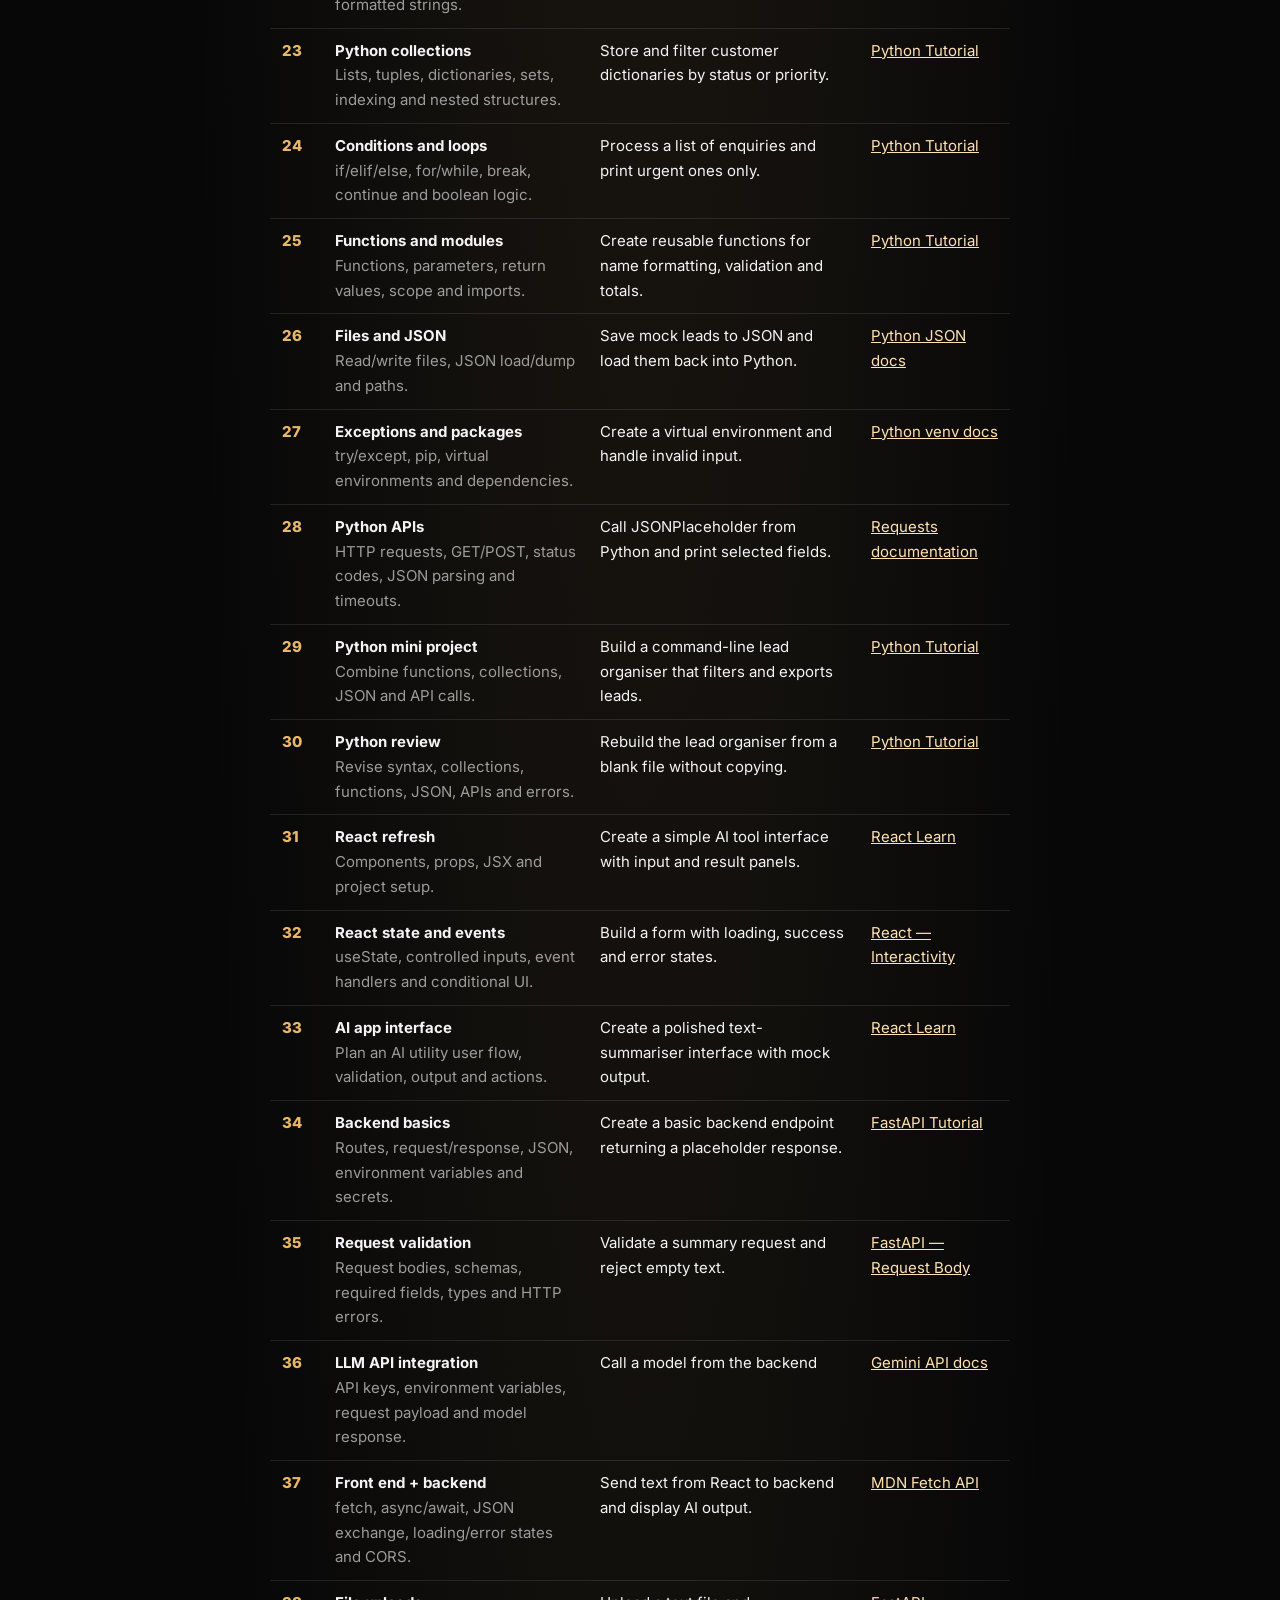
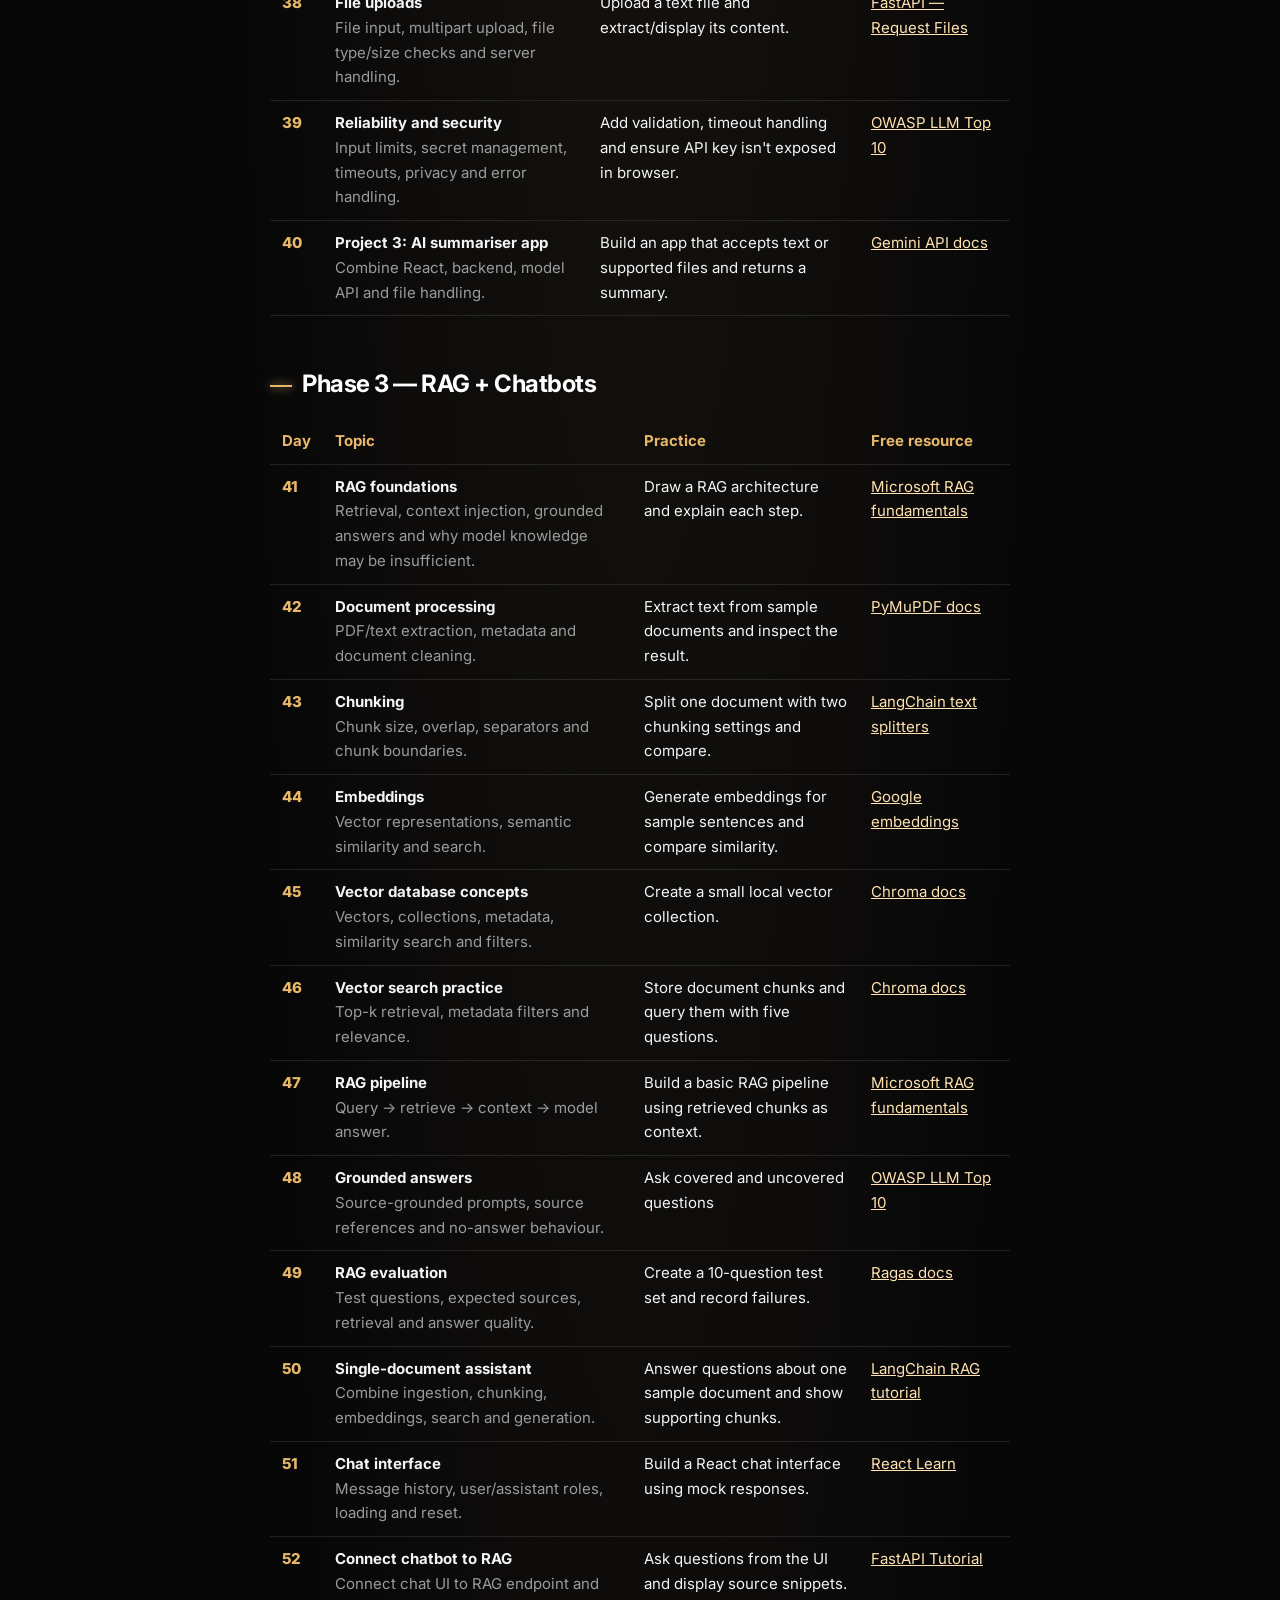
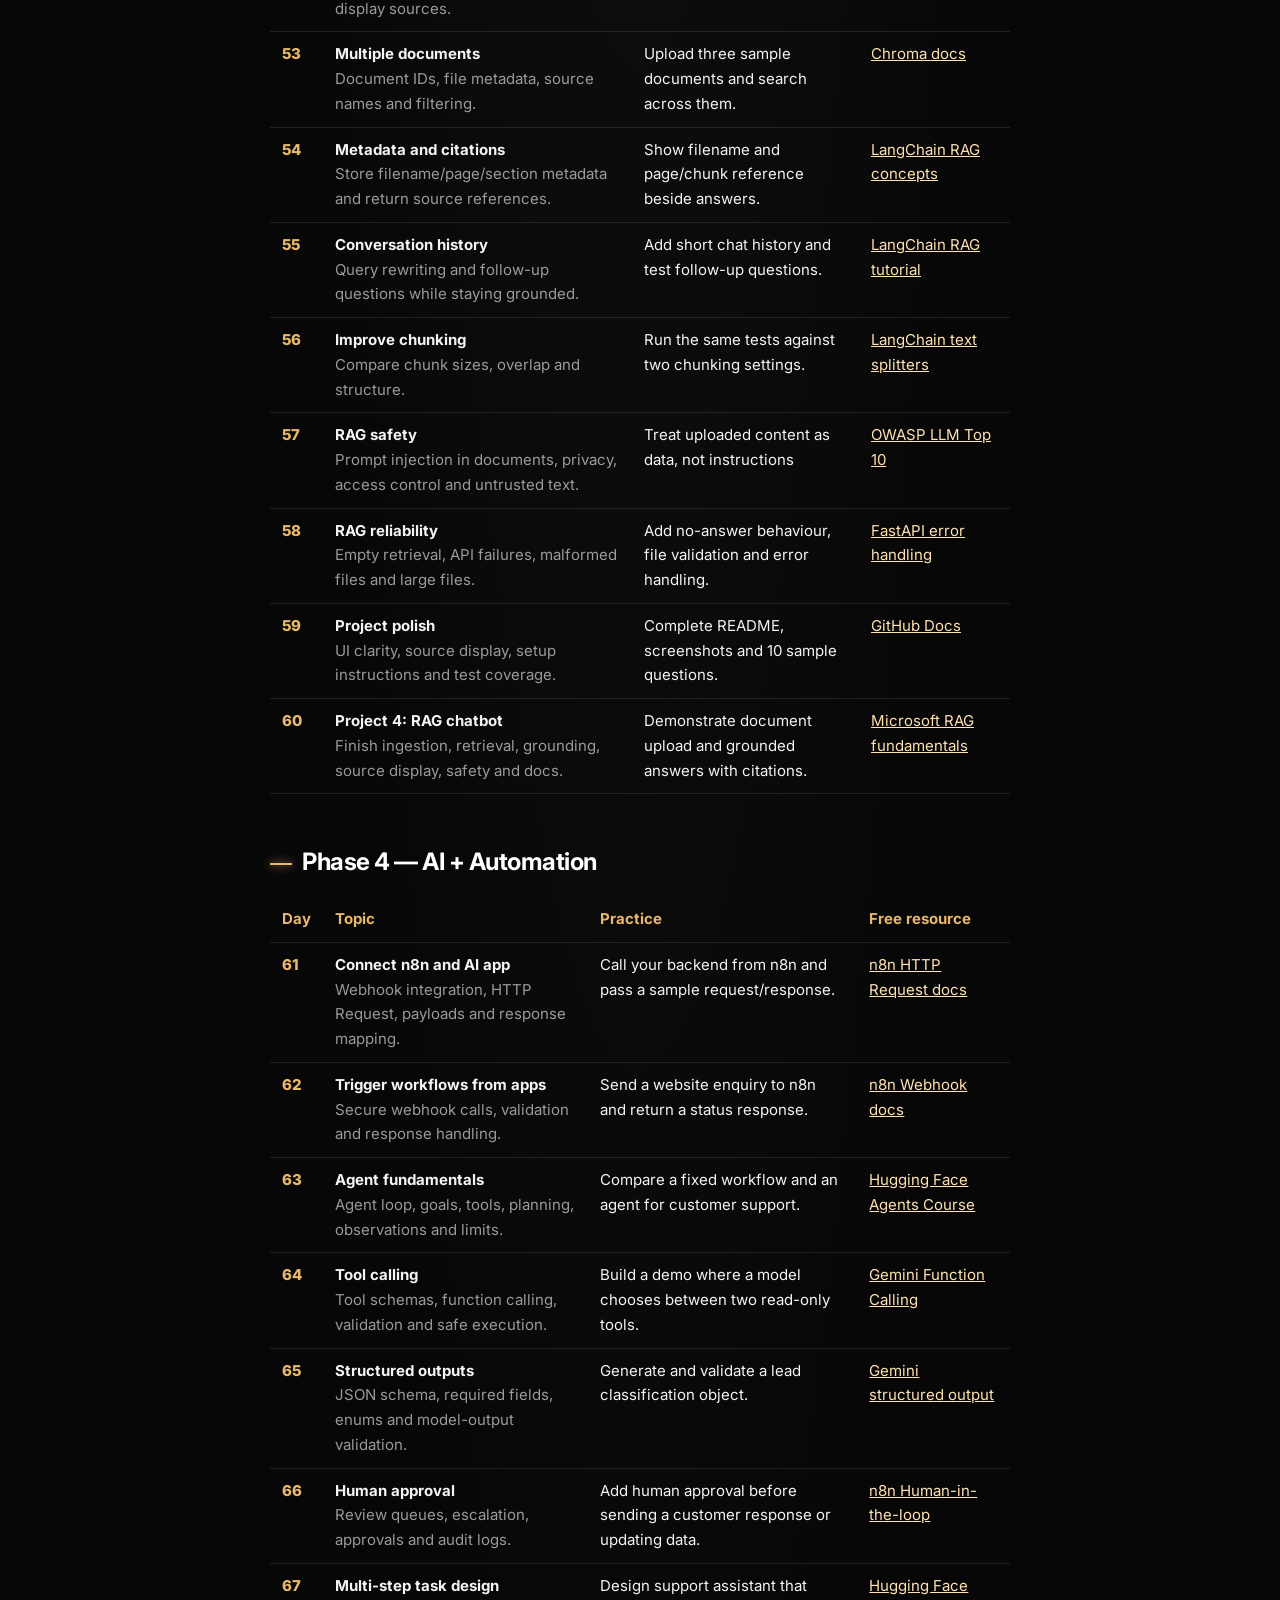
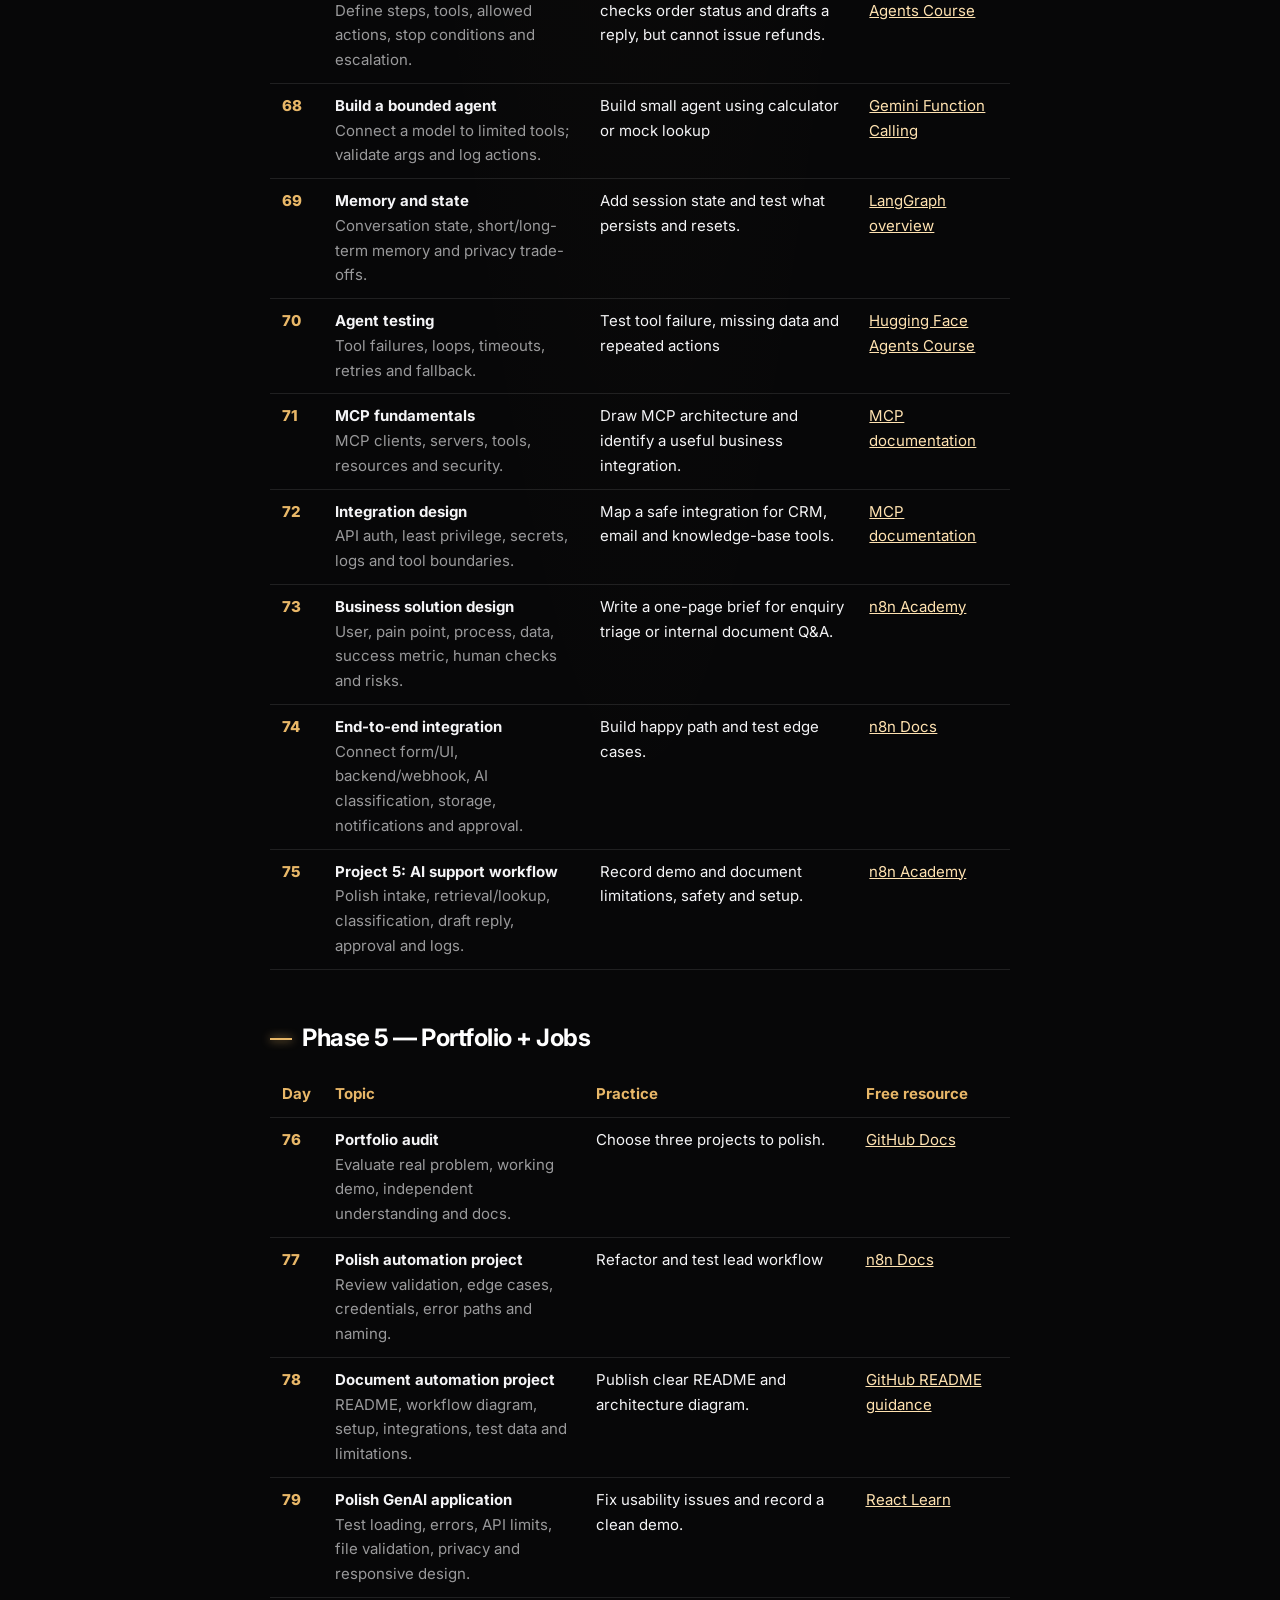
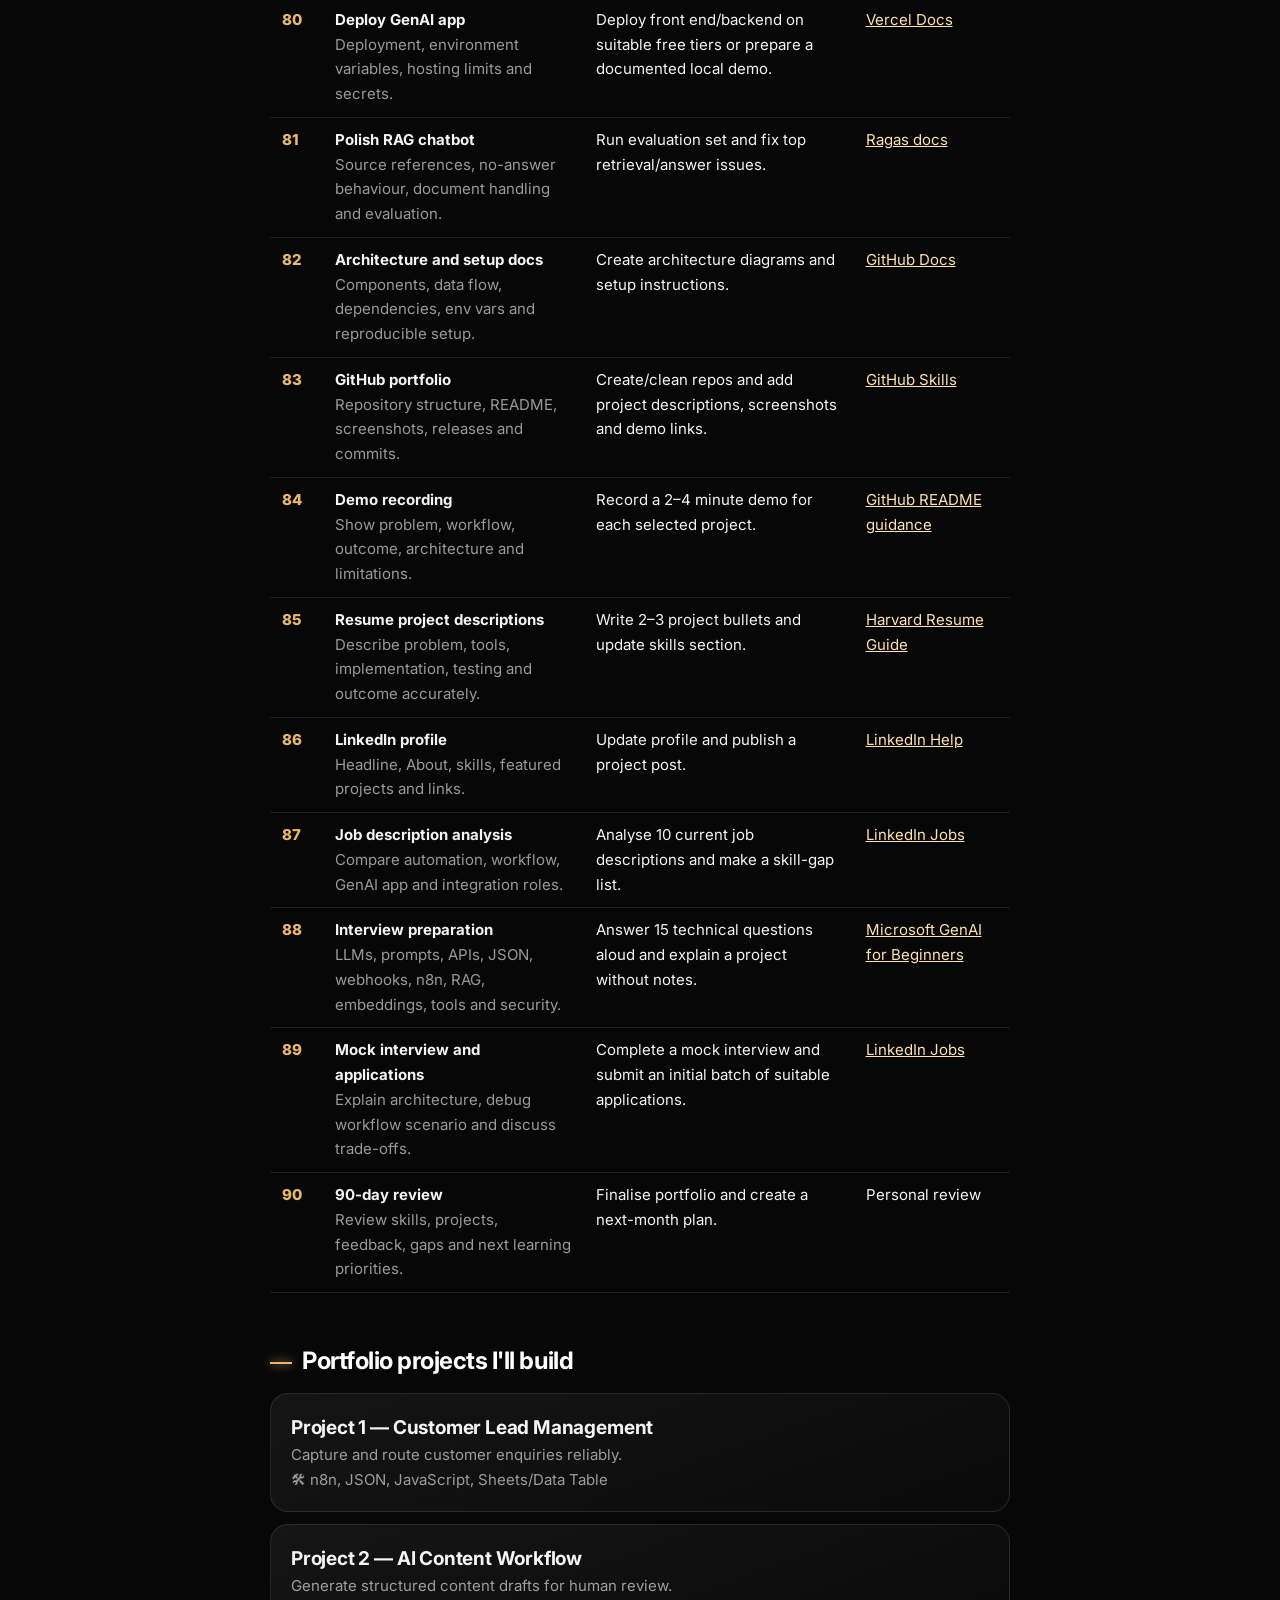
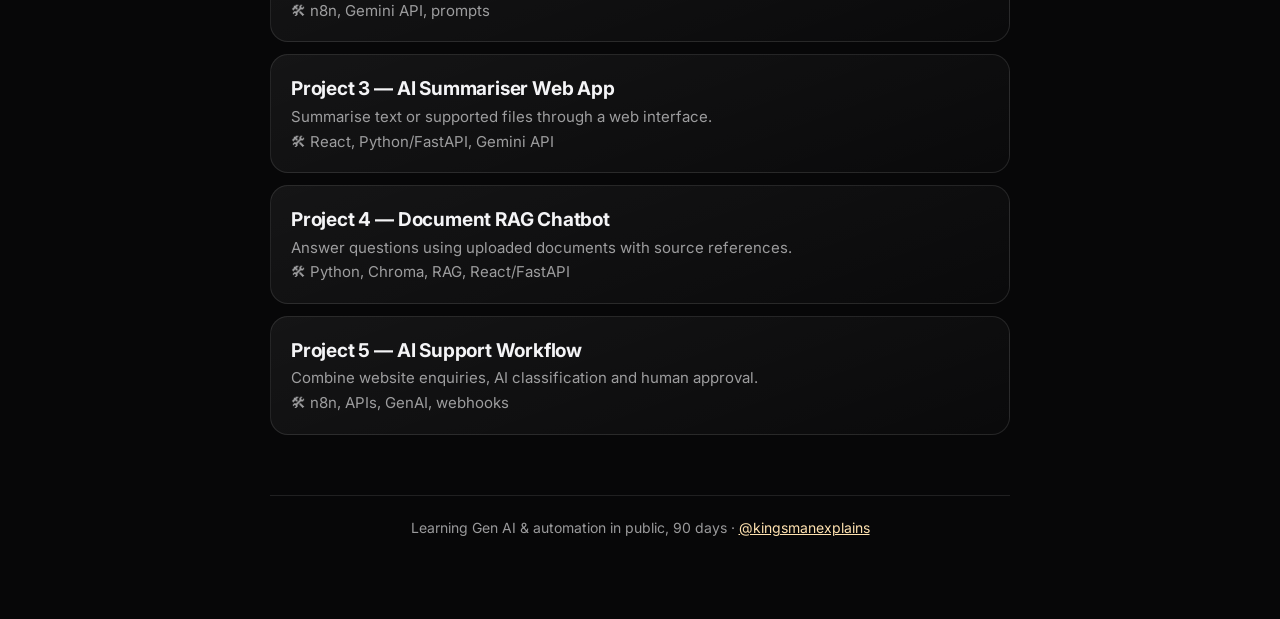
<file: plan/index.html>
<!doctype html><html lang="en"><head><meta charset="utf-8">
<meta name="viewport" content="width=device-width,initial-scale=1">
<title>My 90-day AI plan · Kingsman Explains</title>
<meta name="description" content="A 90-day roadmap to learn Generative AI and AI automation, with free resources.">
<meta property="og:title" content="My 90-day AI plan · Kingsman Explains">
<meta property="og:description" content="A 90-day roadmap to learn Generative AI and AI automation, with free resources.">
<meta property="og:image" content="../assets/kingsman.png">
<link rel="icon" href="../assets/kingsman.png">
<link rel="preconnect" href="https://fonts.googleapis.com"><link href="https://fonts.googleapis.com/css2?family=Inter:wght@400;600;700;800&display=swap" rel="stylesheet">
<link rel="stylesheet" href="../assets/style.css"></head><body><div class="wrap">
<header class="top"><img src="../assets/kingsman.png" alt=""><a class="brand" href="../index.html">Kingsman Explains</a>
<nav><a href="../plan/index.html">90-day plan</a><a href="https://www.instagram.com/kingsmanexplains/">Instagram</a></nav></header>
<div class="kicker">The roadmap</div><h1>My 90-day AI plan</h1>
<p class="lead">From zero to building AI apps and automations: one topic a day, with a hands-on task and a free resource for each.
Follow along at your own pace.</p>
<div class="phase"><h2>Phase 1 — GenAI + Automation</h2><table><thead><tr><th>Day</th><th>Topic</th><th>Practice</th><th>Free resource</th></tr></thead><tbody>
<tr><td class="day">1</td><td><b>Introduction to AI and Generative AI</b><a class="tag" href="../day-1/index.html">notes</a><br>
<span style="color:var(--muted)">Define AI, ML, deep learning and GenAI; compare traditional software and generative systems.</span></td>
<td>Compare ChatGPT, Gemini and Claude using one prompt</td><td><a href="https://academy.openai.com/">OpenAI Academy</a></td></tr>
<tr><td class="day">2</td><td><b>LLM fundamentals</b><br>
<span style="color:var(--muted)">Tokens, context windows, training vs inference, next-token prediction and hallucinations.</span></td>
<td>Summarise an article with an LLM and verify its answers against the source.</td><td><a href="https://learn.microsoft.com/en-us/training/modules/fundamentals-generative-ai/">Microsoft Learn — GenAI fundamentals</a></td></tr>
<tr><td class="day">3</td><td><b>Prompt engineering</b><br>
<span style="color:var(--muted)">Role, task, context, constraints, examples, output format and few-shot prompting.</span></td>
<td>Write and test 10 prompts for support, product descriptions, summaries and extraction.</td><td><a href="https://academy.openai.com/">OpenAI Academy</a></td></tr>
<tr><td class="day">4</td><td><b>AI tools and limitations</b><br>
<span style="color:var(--muted)">Text, image and file inputs; hallucinations, bias, privacy and verification.</span></td>
<td>Run the same 3 tasks in two or three assistants and compare their outputs.</td><td><a href="https://grow.google/intl/en_in/ai-skills/">Google AI Skills</a></td></tr>
<tr><td class="day">5</td><td><b>Business automation concepts</b><br>
<span style="color:var(--muted)">Triggers, actions, conditions, integrations, APIs, webhooks and human approval.</span></td>
<td>Draw a customer-enquiry workflow and a content-draft workflow.</td><td><a href="https://n8n.io/education/">n8n Academy</a></td></tr>
<tr><td class="day">6</td><td><b>n8n introduction</b><br>
<span style="color:var(--muted)">Workflows, nodes, connections, Manual Trigger, executions and data flow.</span></td>
<td>Build Manual Trigger → Edit Fields and inspect the output.</td><td><a href="https://n8n.io/education/">n8n Academy</a></td></tr>
<tr><td class="day">7</td><td><b>Triggers and actions</b><br>
<span style="color:var(--muted)">Form Trigger, Manual Trigger, Schedule Trigger and workflow testing.</span></td>
<td>Create a customer enquiry form with name, email, phone and message.</td><td><a href="https://docs.n8n.io/">n8n Docs</a></td></tr>
<tr><td class="day">8</td><td><b>Data mapping and expressions</b><br>
<span style="color:var(--muted)">Input/output panels, field mapping, expressions and node references.</span></td>
<td>Transform form data into a clean customer object.</td><td><a href="https://docs.n8n.io/">n8n Docs</a></td></tr>
<tr><td class="day">9</td><td><b>Conditions and branching</b><br>
<span style="color:var(--muted)">IF and Switch nodes, comparisons and fallback branches.</span></td>
<td>Route sample leads to urgent, normal and low-priority paths.</td><td><a href="https://docs.n8n.io/integrations/builtin/core-nodes/">n8n Docs</a></td></tr>
<tr><td class="day">10</td><td><b>Mini project: lead management</b><br>
<span style="color:var(--muted)">Combine form intake, mapping, conditions and storage.</span></td>
<td>Build form → validate/format → route → store → confirmation.</td><td><a href="https://n8n.io/education/">n8n Academy</a></td></tr>
<tr><td class="day">11</td><td><b>JSON fundamentals</b><br>
<span style="color:var(--muted)">Objects, arrays, key-value pairs, strings, numbers, booleans, null and nested JSON.</span></td>
<td>Write five customer/product JSON examples and correct invalid JSON.</td><td><a href="https://developer.mozilla.org/en-US/docs/Learn/JavaScript/Objects/JSON">MDN — JSON</a></td></tr>
<tr><td class="day">12</td><td><b>API fundamentals</b><br>
<span style="color:var(--muted)">Endpoints, HTTP requests/responses, GET, POST, PUT, PATCH, DELETE and status codes.</span></td>
<td>Call a public test endpoint and inspect its response.</td><td><a href="https://jsonplaceholder.typicode.com/">JSONPlaceholder</a></td></tr>
<tr><td class="day">13</td><td><b>HTTP Request node</b><br>
<span style="color:var(--muted)">URL, method, query parameters, headers, body and response formats.</span></td>
<td>Make one GET and one POST request using n8n HTTP Request.</td><td><a href="https://docs.n8n.io/integrations/builtin/core-nodes/n8n-nodes-base.httprequest/">n8n HTTP Request docs</a></td></tr>
<tr><td class="day">14</td><td><b>Webhooks</b><br>
<span style="color:var(--muted)">Webhook URLs, test vs production, methods, headers, request body and responses.</span></td>
<td>Create a POST webhook and send sample JSON using Postman or curl.</td><td><a href="https://docs.n8n.io/integrations/builtin/core-nodes/n8n-nodes-base.webhook/">n8n Webhook docs</a></td></tr>
<tr><td class="day">15</td><td><b>Mini project: API + webhook</b><br>
<span style="color:var(--muted)">Connect webhook input to validation, transformation and response.</span></td>
<td>Send customer JSON → validate → format → return success/error response.</td><td><a href="https://learning.postman.com/">Postman Learning Center</a></td></tr>
<tr><td class="day">16</td><td><b>JavaScript refresh</b><br>
<span style="color:var(--muted)">const/let, types, strings, arrays, objects, conditions, loops and functions.</span></td>
<td>Write five programs: priority check, name formatting, total, array filter and email message.</td><td><a href="https://developer.mozilla.org/en-US/docs/Web/JavaScript/Guide">MDN JavaScript Guide</a></td></tr>
<tr><td class="day">17</td><td><b>JavaScript in n8n</b><br>
<span style="color:var(--muted)">Code node, input items, JSON access, mapping and output.</span></td>
<td>Use JS in n8n to normalise name/email and add a priority field.</td><td><a href="https://docs.n8n.io/code/code-node/">n8n Code node docs</a></td></tr>
<tr><td class="day">18</td><td><b>Debugging and error handling</b><br>
<span style="color:var(--muted)">Missing fields, invalid JSON, wrong URLs, auth errors, retries and error workflows.</span></td>
<td>Break and fix five earlier workflow issues</td><td><a href="https://docs.n8n.io/flow-logic/error-handling/">n8n Error handling docs</a></td></tr>
<tr><td class="day">19</td><td><b>Project 1: lead automation</b><br>
<span style="color:var(--muted)">Polish intake, validation, routing, storage, notifications and test cases.</span></td>
<td>Test at least five scenarios and capture workflow screenshots.</td><td><a href="https://n8n.io/education/">n8n Academy</a></td></tr>
<tr><td class="day">20</td><td><b>Project 2: AI content workflow</b><br>
<span style="color:var(--muted)">Connect n8n to a model API; generate structured content and add human review.</span></td>
<td>Topic form → Gemini API → caption/keywords → save draft → approval.</td><td><a href="https://ai.google.dev/gemini-api/docs">Gemini API docs</a></td></tr>
</tbody></table></div>
<div class="phase"><h2>Phase 2 — GenAI Applications</h2><table><thead><tr><th>Day</th><th>Topic</th><th>Practice</th><th>Free resource</th></tr></thead><tbody>
<tr><td class="day">21</td><td><b>Python setup and first script</b><br>
<span style="color:var(--muted)">Install/use Python, print, variables, comments, basic types and input.</span></td>
<td>Write a greeting script and run it independently.</td><td><a href="https://docs.python.org/3/tutorial/">Python Tutorial</a></td></tr>
<tr><td class="day">22</td><td><b>Python data types</b><br>
<span style="color:var(--muted)">Strings, numbers, booleans, conversions, methods and formatted strings.</span></td>
<td>Build a formatted lead-summary script.</td><td><a href="https://docs.python.org/3/tutorial/">Python Tutorial</a></td></tr>
<tr><td class="day">23</td><td><b>Python collections</b><br>
<span style="color:var(--muted)">Lists, tuples, dictionaries, sets, indexing and nested structures.</span></td>
<td>Store and filter customer dictionaries by status or priority.</td><td><a href="https://docs.python.org/3/tutorial/">Python Tutorial</a></td></tr>
<tr><td class="day">24</td><td><b>Conditions and loops</b><br>
<span style="color:var(--muted)">if/elif/else, for/while, break, continue and boolean logic.</span></td>
<td>Process a list of enquiries and print urgent ones only.</td><td><a href="https://docs.python.org/3/tutorial/">Python Tutorial</a></td></tr>
<tr><td class="day">25</td><td><b>Functions and modules</b><br>
<span style="color:var(--muted)">Functions, parameters, return values, scope and imports.</span></td>
<td>Create reusable functions for name formatting, validation and totals.</td><td><a href="https://docs.python.org/3/tutorial/">Python Tutorial</a></td></tr>
<tr><td class="day">26</td><td><b>Files and JSON</b><br>
<span style="color:var(--muted)">Read/write files, JSON load/dump and paths.</span></td>
<td>Save mock leads to JSON and load them back into Python.</td><td><a href="https://docs.python.org/3/library/json.html">Python JSON docs</a></td></tr>
<tr><td class="day">27</td><td><b>Exceptions and packages</b><br>
<span style="color:var(--muted)">try/except, pip, virtual environments and dependencies.</span></td>
<td>Create a virtual environment and handle invalid input.</td><td><a href="https://docs.python.org/3/library/venv.html">Python venv docs</a></td></tr>
<tr><td class="day">28</td><td><b>Python APIs</b><br>
<span style="color:var(--muted)">HTTP requests, GET/POST, status codes, JSON parsing and timeouts.</span></td>
<td>Call JSONPlaceholder from Python and print selected fields.</td><td><a href="https://requests.readthedocs.io/en/latest/">Requests documentation</a></td></tr>
<tr><td class="day">29</td><td><b>Python mini project</b><br>
<span style="color:var(--muted)">Combine functions, collections, JSON and API calls.</span></td>
<td>Build a command-line lead organiser that filters and exports leads.</td><td><a href="https://docs.python.org/3/tutorial/">Python Tutorial</a></td></tr>
<tr><td class="day">30</td><td><b>Python review</b><br>
<span style="color:var(--muted)">Revise syntax, collections, functions, JSON, APIs and errors.</span></td>
<td>Rebuild the lead organiser from a blank file without copying.</td><td><a href="https://docs.python.org/3/tutorial/">Python Tutorial</a></td></tr>
<tr><td class="day">31</td><td><b>React refresh</b><br>
<span style="color:var(--muted)">Components, props, JSX and project setup.</span></td>
<td>Create a simple AI tool interface with input and result panels.</td><td><a href="https://react.dev/learn">React Learn</a></td></tr>
<tr><td class="day">32</td><td><b>React state and events</b><br>
<span style="color:var(--muted)">useState, controlled inputs, event handlers and conditional UI.</span></td>
<td>Build a form with loading, success and error states.</td><td><a href="https://react.dev/learn/adding-interactivity">React — Interactivity</a></td></tr>
<tr><td class="day">33</td><td><b>AI app interface</b><br>
<span style="color:var(--muted)">Plan an AI utility user flow, validation, output and actions.</span></td>
<td>Create a polished text-summariser interface with mock output.</td><td><a href="https://react.dev/learn">React Learn</a></td></tr>
<tr><td class="day">34</td><td><b>Backend basics</b><br>
<span style="color:var(--muted)">Routes, request/response, JSON, environment variables and secrets.</span></td>
<td>Create a basic backend endpoint returning a placeholder response.</td><td><a href="https://fastapi.tiangolo.com/tutorial/">FastAPI Tutorial</a></td></tr>
<tr><td class="day">35</td><td><b>Request validation</b><br>
<span style="color:var(--muted)">Request bodies, schemas, required fields, types and HTTP errors.</span></td>
<td>Validate a summary request and reject empty text.</td><td><a href="https://fastapi.tiangolo.com/tutorial/body/">FastAPI — Request Body</a></td></tr>
<tr><td class="day">36</td><td><b>LLM API integration</b><br>
<span style="color:var(--muted)">API keys, environment variables, request payload and model response.</span></td>
<td>Call a model from the backend</td><td><a href="https://ai.google.dev/gemini-api/docs">Gemini API docs</a></td></tr>
<tr><td class="day">37</td><td><b>Front end + backend</b><br>
<span style="color:var(--muted)">fetch, async/await, JSON exchange, loading/error states and CORS.</span></td>
<td>Send text from React to backend and display AI output.</td><td><a href="https://developer.mozilla.org/en-US/docs/Web/API/Fetch_API">MDN Fetch API</a></td></tr>
<tr><td class="day">38</td><td><b>File uploads</b><br>
<span style="color:var(--muted)">File input, multipart upload, file type/size checks and server handling.</span></td>
<td>Upload a text file and extract/display its content.</td><td><a href="https://fastapi.tiangolo.com/tutorial/request-files/">FastAPI — Request Files</a></td></tr>
<tr><td class="day">39</td><td><b>Reliability and security</b><br>
<span style="color:var(--muted)">Input limits, secret management, timeouts, privacy and error handling.</span></td>
<td>Add validation, timeout handling and ensure API key isn&#x27;t exposed in browser.</td><td><a href="https://genai.owasp.org/llm-top-10/">OWASP LLM Top 10</a></td></tr>
<tr><td class="day">40</td><td><b>Project 3: AI summariser app</b><br>
<span style="color:var(--muted)">Combine React, backend, model API and file handling.</span></td>
<td>Build an app that accepts text or supported files and returns a summary.</td><td><a href="https://ai.google.dev/gemini-api/docs">Gemini API docs</a></td></tr>
</tbody></table></div>
<div class="phase"><h2>Phase 3 — RAG + Chatbots</h2><table><thead><tr><th>Day</th><th>Topic</th><th>Practice</th><th>Free resource</th></tr></thead><tbody>
<tr><td class="day">41</td><td><b>RAG foundations</b><br>
<span style="color:var(--muted)">Retrieval, context injection, grounded answers and why model knowledge may be insufficient.</span></td>
<td>Draw a RAG architecture and explain each step.</td><td><a href="https://learn.microsoft.com/en-us/training/modules/introduction-to-retrieval-augmented-generation/">Microsoft RAG fundamentals</a></td></tr>
<tr><td class="day">42</td><td><b>Document processing</b><br>
<span style="color:var(--muted)">PDF/text extraction, metadata and document cleaning.</span></td>
<td>Extract text from sample documents and inspect the result.</td><td><a href="https://pymupdf.readthedocs.io/">PyMuPDF docs</a></td></tr>
<tr><td class="day">43</td><td><b>Chunking</b><br>
<span style="color:var(--muted)">Chunk size, overlap, separators and chunk boundaries.</span></td>
<td>Split one document with two chunking settings and compare.</td><td><a href="https://python.langchain.com/docs/concepts/text_splitters/">LangChain text splitters</a></td></tr>
<tr><td class="day">44</td><td><b>Embeddings</b><br>
<span style="color:var(--muted)">Vector representations, semantic similarity and search.</span></td>
<td>Generate embeddings for sample sentences and compare similarity.</td><td><a href="https://ai.google.dev/gemini-api/docs/embeddings">Google embeddings</a></td></tr>
<tr><td class="day">45</td><td><b>Vector database concepts</b><br>
<span style="color:var(--muted)">Vectors, collections, metadata, similarity search and filters.</span></td>
<td>Create a small local vector collection.</td><td><a href="https://docs.trychroma.com/">Chroma docs</a></td></tr>
<tr><td class="day">46</td><td><b>Vector search practice</b><br>
<span style="color:var(--muted)">Top-k retrieval, metadata filters and relevance.</span></td>
<td>Store document chunks and query them with five questions.</td><td><a href="https://docs.trychroma.com/">Chroma docs</a></td></tr>
<tr><td class="day">47</td><td><b>RAG pipeline</b><br>
<span style="color:var(--muted)">Query → retrieve → context → model answer.</span></td>
<td>Build a basic RAG pipeline using retrieved chunks as context.</td><td><a href="https://learn.microsoft.com/en-us/training/modules/introduction-to-retrieval-augmented-generation/">Microsoft RAG fundamentals</a></td></tr>
<tr><td class="day">48</td><td><b>Grounded answers</b><br>
<span style="color:var(--muted)">Source-grounded prompts, source references and no-answer behaviour.</span></td>
<td>Ask covered and uncovered questions</td><td><a href="https://genai.owasp.org/llm-top-10/">OWASP LLM Top 10</a></td></tr>
<tr><td class="day">49</td><td><b>RAG evaluation</b><br>
<span style="color:var(--muted)">Test questions, expected sources, retrieval and answer quality.</span></td>
<td>Create a 10-question test set and record failures.</td><td><a href="https://docs.ragas.io/">Ragas docs</a></td></tr>
<tr><td class="day">50</td><td><b>Single-document assistant</b><br>
<span style="color:var(--muted)">Combine ingestion, chunking, embeddings, search and generation.</span></td>
<td>Answer questions about one sample document and show supporting chunks.</td><td><a href="https://python.langchain.com/docs/tutorials/rag/">LangChain RAG tutorial</a></td></tr>
<tr><td class="day">51</td><td><b>Chat interface</b><br>
<span style="color:var(--muted)">Message history, user/assistant roles, loading and reset.</span></td>
<td>Build a React chat interface using mock responses.</td><td><a href="https://react.dev/learn">React Learn</a></td></tr>
<tr><td class="day">52</td><td><b>Connect chatbot to RAG</b><br>
<span style="color:var(--muted)">Connect chat UI to RAG endpoint and display sources.</span></td>
<td>Ask questions from the UI and display source snippets.</td><td><a href="https://fastapi.tiangolo.com/tutorial/">FastAPI Tutorial</a></td></tr>
<tr><td class="day">53</td><td><b>Multiple documents</b><br>
<span style="color:var(--muted)">Document IDs, file metadata, source names and filtering.</span></td>
<td>Upload three sample documents and search across them.</td><td><a href="https://docs.trychroma.com/">Chroma docs</a></td></tr>
<tr><td class="day">54</td><td><b>Metadata and citations</b><br>
<span style="color:var(--muted)">Store filename/page/section metadata and return source references.</span></td>
<td>Show filename and page/chunk reference beside answers.</td><td><a href="https://python.langchain.com/docs/concepts/rag/">LangChain RAG concepts</a></td></tr>
<tr><td class="day">55</td><td><b>Conversation history</b><br>
<span style="color:var(--muted)">Query rewriting and follow-up questions while staying grounded.</span></td>
<td>Add short chat history and test follow-up questions.</td><td><a href="https://python.langchain.com/docs/tutorials/rag/">LangChain RAG tutorial</a></td></tr>
<tr><td class="day">56</td><td><b>Improve chunking</b><br>
<span style="color:var(--muted)">Compare chunk sizes, overlap and structure.</span></td>
<td>Run the same tests against two chunking settings.</td><td><a href="https://python.langchain.com/docs/concepts/text_splitters/">LangChain text splitters</a></td></tr>
<tr><td class="day">57</td><td><b>RAG safety</b><br>
<span style="color:var(--muted)">Prompt injection in documents, privacy, access control and untrusted text.</span></td>
<td>Treat uploaded content as data, not instructions</td><td><a href="https://genai.owasp.org/llm-top-10/">OWASP LLM Top 10</a></td></tr>
<tr><td class="day">58</td><td><b>RAG reliability</b><br>
<span style="color:var(--muted)">Empty retrieval, API failures, malformed files and large files.</span></td>
<td>Add no-answer behaviour, file validation and error handling.</td><td><a href="https://fastapi.tiangolo.com/tutorial/handling-errors/">FastAPI error handling</a></td></tr>
<tr><td class="day">59</td><td><b>Project polish</b><br>
<span style="color:var(--muted)">UI clarity, source display, setup instructions and test coverage.</span></td>
<td>Complete README, screenshots and 10 sample questions.</td><td><a href="https://docs.github.com/en/get-started">GitHub Docs</a></td></tr>
<tr><td class="day">60</td><td><b>Project 4: RAG chatbot</b><br>
<span style="color:var(--muted)">Finish ingestion, retrieval, grounding, source display, safety and docs.</span></td>
<td>Demonstrate document upload and grounded answers with citations.</td><td><a href="https://learn.microsoft.com/en-us/training/modules/introduction-to-retrieval-augmented-generation/">Microsoft RAG fundamentals</a></td></tr>
</tbody></table></div>
<div class="phase"><h2>Phase 4 — AI + Automation</h2><table><thead><tr><th>Day</th><th>Topic</th><th>Practice</th><th>Free resource</th></tr></thead><tbody>
<tr><td class="day">61</td><td><b>Connect n8n and AI app</b><br>
<span style="color:var(--muted)">Webhook integration, HTTP Request, payloads and response mapping.</span></td>
<td>Call your backend from n8n and pass a sample request/response.</td><td><a href="https://docs.n8n.io/integrations/builtin/core-nodes/n8n-nodes-base.httprequest/">n8n HTTP Request docs</a></td></tr>
<tr><td class="day">62</td><td><b>Trigger workflows from apps</b><br>
<span style="color:var(--muted)">Secure webhook calls, validation and response handling.</span></td>
<td>Send a website enquiry to n8n and return a status response.</td><td><a href="https://docs.n8n.io/integrations/builtin/core-nodes/n8n-nodes-base.webhook/">n8n Webhook docs</a></td></tr>
<tr><td class="day">63</td><td><b>Agent fundamentals</b><br>
<span style="color:var(--muted)">Agent loop, goals, tools, planning, observations and limits.</span></td>
<td>Compare a fixed workflow and an agent for customer support.</td><td><a href="https://huggingface.co/learn/agents-course/unit0/introduction">Hugging Face Agents Course</a></td></tr>
<tr><td class="day">64</td><td><b>Tool calling</b><br>
<span style="color:var(--muted)">Tool schemas, function calling, validation and safe execution.</span></td>
<td>Build a demo where a model chooses between two read-only tools.</td><td><a href="https://ai.google.dev/gemini-api/docs/function-calling">Gemini Function Calling</a></td></tr>
<tr><td class="day">65</td><td><b>Structured outputs</b><br>
<span style="color:var(--muted)">JSON schema, required fields, enums and model-output validation.</span></td>
<td>Generate and validate a lead classification object.</td><td><a href="https://ai.google.dev/gemini-api/docs/structured-output">Gemini structured output</a></td></tr>
<tr><td class="day">66</td><td><b>Human approval</b><br>
<span style="color:var(--muted)">Review queues, escalation, approvals and audit logs.</span></td>
<td>Add human approval before sending a customer response or updating data.</td><td><a href="https://docs.n8n.io/advanced-ai/human-in-the-loop-tools/">n8n Human-in-the-loop</a></td></tr>
<tr><td class="day">67</td><td><b>Multi-step task design</b><br>
<span style="color:var(--muted)">Define steps, tools, allowed actions, stop conditions and escalation.</span></td>
<td>Design support assistant that checks order status and drafts a reply, but cannot issue refunds.</td><td><a href="https://huggingface.co/learn/agents-course/unit0/introduction">Hugging Face Agents Course</a></td></tr>
<tr><td class="day">68</td><td><b>Build a bounded agent</b><br>
<span style="color:var(--muted)">Connect a model to limited tools; validate args and log actions.</span></td>
<td>Build small agent using calculator or mock lookup</td><td><a href="https://ai.google.dev/gemini-api/docs/function-calling">Gemini Function Calling</a></td></tr>
<tr><td class="day">69</td><td><b>Memory and state</b><br>
<span style="color:var(--muted)">Conversation state, short/long-term memory and privacy trade-offs.</span></td>
<td>Add session state and test what persists and resets.</td><td><a href="https://docs.langchain.com/oss/python/langgraph/overview">LangGraph overview</a></td></tr>
<tr><td class="day">70</td><td><b>Agent testing</b><br>
<span style="color:var(--muted)">Tool failures, loops, timeouts, retries and fallback.</span></td>
<td>Test tool failure, missing data and repeated actions</td><td><a href="https://huggingface.co/learn/agents-course/unit0/introduction">Hugging Face Agents Course</a></td></tr>
<tr><td class="day">71</td><td><b>MCP fundamentals</b><br>
<span style="color:var(--muted)">MCP clients, servers, tools, resources and security.</span></td>
<td>Draw MCP architecture and identify a useful business integration.</td><td><a href="https://modelcontextprotocol.io/introduction">MCP documentation</a></td></tr>
<tr><td class="day">72</td><td><b>Integration design</b><br>
<span style="color:var(--muted)">API auth, least privilege, secrets, logs and tool boundaries.</span></td>
<td>Map a safe integration for CRM, email and knowledge-base tools.</td><td><a href="https://modelcontextprotocol.io/docs">MCP documentation</a></td></tr>
<tr><td class="day">73</td><td><b>Business solution design</b><br>
<span style="color:var(--muted)">User, pain point, process, data, success metric, human checks and risks.</span></td>
<td>Write a one-page brief for enquiry triage or internal document Q&amp;A.</td><td><a href="https://n8n.io/education/">n8n Academy</a></td></tr>
<tr><td class="day">74</td><td><b>End-to-end integration</b><br>
<span style="color:var(--muted)">Connect form/UI, backend/webhook, AI classification, storage, notifications and approval.</span></td>
<td>Build happy path and test edge cases.</td><td><a href="https://docs.n8n.io/">n8n Docs</a></td></tr>
<tr><td class="day">75</td><td><b>Project 5: AI support workflow</b><br>
<span style="color:var(--muted)">Polish intake, retrieval/lookup, classification, draft reply, approval and logs.</span></td>
<td>Record demo and document limitations, safety and setup.</td><td><a href="https://n8n.io/education/">n8n Academy</a></td></tr>
</tbody></table></div>
<div class="phase"><h2>Phase 5 — Portfolio + Jobs</h2><table><thead><tr><th>Day</th><th>Topic</th><th>Practice</th><th>Free resource</th></tr></thead><tbody>
<tr><td class="day">76</td><td><b>Portfolio audit</b><br>
<span style="color:var(--muted)">Evaluate real problem, working demo, independent understanding and docs.</span></td>
<td>Choose three projects to polish.</td><td><a href="https://docs.github.com/en/get-started">GitHub Docs</a></td></tr>
<tr><td class="day">77</td><td><b>Polish automation project</b><br>
<span style="color:var(--muted)">Review validation, edge cases, credentials, error paths and naming.</span></td>
<td>Refactor and test lead workflow</td><td><a href="https://docs.n8n.io/">n8n Docs</a></td></tr>
<tr><td class="day">78</td><td><b>Document automation project</b><br>
<span style="color:var(--muted)">README, workflow diagram, setup, integrations, test data and limitations.</span></td>
<td>Publish clear README and architecture diagram.</td><td><a href="https://docs.github.com/en/repositories/managing-your-repositorys-settings-and-features/customizing-your-repository/about-readmes">GitHub README guidance</a></td></tr>
<tr><td class="day">79</td><td><b>Polish GenAI application</b><br>
<span style="color:var(--muted)">Test loading, errors, API limits, file validation, privacy and responsive design.</span></td>
<td>Fix usability issues and record a clean demo.</td><td><a href="https://react.dev/learn">React Learn</a></td></tr>
<tr><td class="day">80</td><td><b>Deploy GenAI app</b><br>
<span style="color:var(--muted)">Deployment, environment variables, hosting limits and secrets.</span></td>
<td>Deploy front end/backend on suitable free tiers or prepare a documented local demo.</td><td><a href="https://vercel.com/docs">Vercel Docs</a></td></tr>
<tr><td class="day">81</td><td><b>Polish RAG chatbot</b><br>
<span style="color:var(--muted)">Source references, no-answer behaviour, document handling and evaluation.</span></td>
<td>Run evaluation set and fix top retrieval/answer issues.</td><td><a href="https://docs.ragas.io/">Ragas docs</a></td></tr>
<tr><td class="day">82</td><td><b>Architecture and setup docs</b><br>
<span style="color:var(--muted)">Components, data flow, dependencies, env vars and reproducible setup.</span></td>
<td>Create architecture diagrams and setup instructions.</td><td><a href="https://docs.github.com/en/get-started">GitHub Docs</a></td></tr>
<tr><td class="day">83</td><td><b>GitHub portfolio</b><br>
<span style="color:var(--muted)">Repository structure, README, screenshots, releases and commits.</span></td>
<td>Create/clean repos and add project descriptions, screenshots and demo links.</td><td><a href="https://skills.github.com/">GitHub Skills</a></td></tr>
<tr><td class="day">84</td><td><b>Demo recording</b><br>
<span style="color:var(--muted)">Show problem, workflow, outcome, architecture and limitations.</span></td>
<td>Record a 2–4 minute demo for each selected project.</td><td><a href="https://docs.github.com/en/repositories/managing-your-repositorys-settings-and-features/customizing-your-repository/about-readmes">GitHub README guidance</a></td></tr>
<tr><td class="day">85</td><td><b>Resume project descriptions</b><br>
<span style="color:var(--muted)">Describe problem, tools, implementation, testing and outcome accurately.</span></td>
<td>Write 2–3 project bullets and update skills section.</td><td><a href="https://careerservices.fas.harvard.edu/resources/create-a-resume/">Harvard Resume Guide</a></td></tr>
<tr><td class="day">86</td><td><b>LinkedIn profile</b><br>
<span style="color:var(--muted)">Headline, About, skills, featured projects and links.</span></td>
<td>Update profile and publish a project post.</td><td><a href="https://www.linkedin.com/help/linkedin">LinkedIn Help</a></td></tr>
<tr><td class="day">87</td><td><b>Job description analysis</b><br>
<span style="color:var(--muted)">Compare automation, workflow, GenAI app and integration roles.</span></td>
<td>Analyse 10 current job descriptions and make a skill-gap list.</td><td><a href="https://www.linkedin.com/jobs/">LinkedIn Jobs</a></td></tr>
<tr><td class="day">88</td><td><b>Interview preparation</b><br>
<span style="color:var(--muted)">LLMs, prompts, APIs, JSON, webhooks, n8n, RAG, embeddings, tools and security.</span></td>
<td>Answer 15 technical questions aloud and explain a project without notes.</td><td><a href="https://github.com/microsoft/generative-ai-for-beginners">Microsoft GenAI for Beginners</a></td></tr>
<tr><td class="day">89</td><td><b>Mock interview and applications</b><br>
<span style="color:var(--muted)">Explain architecture, debug workflow scenario and discuss trade-offs.</span></td>
<td>Complete a mock interview and submit an initial batch of suitable applications.</td><td><a href="https://www.linkedin.com/jobs/">LinkedIn Jobs</a></td></tr>
<tr><td class="day">90</td><td><b>90-day review</b><br>
<span style="color:var(--muted)">Review skills, projects, feedback, gaps and next learning priorities.</span></td>
<td>Finalise portfolio and create a next-month plan.</td><td>Personal review</td></tr>
</tbody></table></div>
<h2>Portfolio projects I'll build</h2><div class="card"><b>Project 1 — Customer Lead Management</b><span>Capture and route customer enquiries reliably.</span><span>🛠 n8n, JSON, JavaScript, Sheets/Data Table</span></div><div class="card"><b>Project 2 — AI Content Workflow</b><span>Generate structured content drafts for human review.</span><span>🛠 n8n, Gemini API, prompts</span></div><div class="card"><b>Project 3 — AI Summariser Web App</b><span>Summarise text or supported files through a web interface.</span><span>🛠 React, Python/FastAPI, Gemini API</span></div><div class="card"><b>Project 4 — Document RAG Chatbot</b><span>Answer questions using uploaded documents with source references.</span><span>🛠 Python, Chroma, RAG, React/FastAPI</span></div><div class="card"><b>Project 5 — AI Support Workflow</b><span>Combine website enquiries, AI classification and human approval.</span><span>🛠 n8n, APIs, GenAI, webhooks</span></div>
<footer>Learning Gen AI &amp; automation in public, 90 days · <a href="https://www.instagram.com/kingsmanexplains/">@kingsmanexplains</a></footer>
</div></body></html>
</file>
<file: assets/style.css>
:root{--bg:#070708;--panel:#111114;--line:rgba(255,255,255,.1);--text:#f4f4f6;--muted:rgba(244,244,246,.62);--gold:#E8B768;--gold2:#FFE2B0}
*{box-sizing:border-box}html{-webkit-text-size-adjust:100%}
body{margin:0;background:radial-gradient(ellipse at 50% -10%,rgba(232,183,104,.12),transparent 55%),var(--bg);color:var(--text);
font:17px/1.65 Inter,system-ui,-apple-system,Segoe UI,Roboto,sans-serif}
a{color:var(--gold2)}a:hover{color:#fff}
.wrap{max-width:780px;margin:0 auto;padding:22px 20px 80px}
header.top{display:flex;align-items:center;gap:12px;padding:6px 0 26px;border-bottom:1px solid var(--line);margin-bottom:30px}
header.top img{width:44px;height:44px;border-radius:50%;border:2px solid var(--gold)}
header.top a.brand{font-weight:800;letter-spacing:-.02em;color:var(--text);text-decoration:none;font-size:19px}
header.top nav{margin-left:auto;display:flex;gap:16px;font-size:15px}
header.top nav a{color:var(--muted);text-decoration:none}header.top nav a:hover{color:var(--gold2)}
.kicker{font:600 13px/1 ui-monospace,SFMono-Regular,Menlo,monospace;letter-spacing:.22em;text-transform:uppercase;color:var(--gold)}
h1{overflow-wrap:break-word;font-size:clamp(32px,7vw,48px);line-height:1.05;letter-spacing:-.04em;margin:.35em 0 .3em;
background:linear-gradient(180deg,#fff,#c9c9cf);-webkit-background-clip:text;background-clip:text;color:transparent}
h2{font-size:24px;letter-spacing:-.02em;margin:2em 0 .5em;color:#fff}
h2::before{content:"";display:inline-block;width:22px;height:2px;background:var(--gold);vertical-align:middle;margin-right:10px;box-shadow:0 0 10px var(--gold)}
p,li{color:#e6e6ea}.lead{font-size:19px;color:var(--muted)}
blockquote{margin:1.4em 0;padding:18px 22px;border-left:3px solid var(--gold);background:rgba(232,183,104,.08);border-radius:0 14px 14px 0;font-size:20px}
blockquote p{margin:0;color:#fff}
pre{background:var(--panel);border:1px solid var(--line);border-radius:14px;padding:16px;overflow-x:auto;font-size:12.5px;line-height:1.35;color:var(--gold2)}
code{font-family:ui-monospace,SFMono-Regular,Menlo,monospace;font-size:.88em;background:rgba(255,255,255,.07);padding:.1em .35em;border-radius:6px}
pre code{background:none;padding:0}
table{width:100%;border-collapse:collapse;margin:1em 0;font-size:15px;display:block;overflow-x:auto}
th,td{padding:10px 12px;border-bottom:1px solid var(--line);text-align:left;vertical-align:top}
th{color:var(--gold);font-weight:700;white-space:nowrap}
.card{display:block;padding:18px 20px;border:1px solid var(--line);border-radius:18px;background:linear-gradient(160deg,rgba(255,255,255,.06),rgba(255,255,255,.015));
text-decoration:none;color:var(--text);margin:12px 0}
.card:hover{border-color:rgba(232,183,104,.6)}.card b{font-size:19px;letter-spacing:-.01em}.card span{display:block;color:var(--muted);font-size:15px}
.hero{text-align:center;padding:10px 0 20px}.hero img{width:150px;height:150px;border-radius:50%;border:3px solid var(--gold);box-shadow:0 0 50px rgba(232,183,104,.35)}
.btn{display:inline-block;margin:8px 6px;padding:12px 22px;border-radius:999px;font-weight:800;text-decoration:none;
background:linear-gradient(180deg,#FFF1D6,#E8B768 60%,#C48A3C);color:#1A1206}
.btn.ghost{background:none;border:1px solid var(--line);color:var(--text)}
.phase{margin-top:2.2em}.day{color:var(--gold);font-weight:800;white-space:nowrap}
.tag{display:inline-block;font-size:12px;padding:2px 9px;border-radius:999px;border:1px solid rgba(232,183,104,.5);color:var(--gold2);margin-left:6px}
.nest{border:1.5px solid rgba(255,255,255,.28);border-radius:22px;padding:12px 12px 14px;margin-top:8px;background:rgba(255,255,255,.025)}
.nest>span{display:block;font:600 12px/1.4 ui-monospace,Menlo,monospace;letter-spacing:.14em;text-transform:uppercase;color:var(--muted);padding:0 4px 4px}
.nest.gold{border-color:var(--gold);background:rgba(232,183,104,.12);box-shadow:0 0 30px rgba(232,183,104,.25)}.nest.gold>span{color:var(--gold2);text-align:center;padding:14px 0}
footer{margin-top:60px;padding-top:20px;border-top:1px solid var(--line);color:var(--muted);font-size:14px;text-align:center}
</file>
